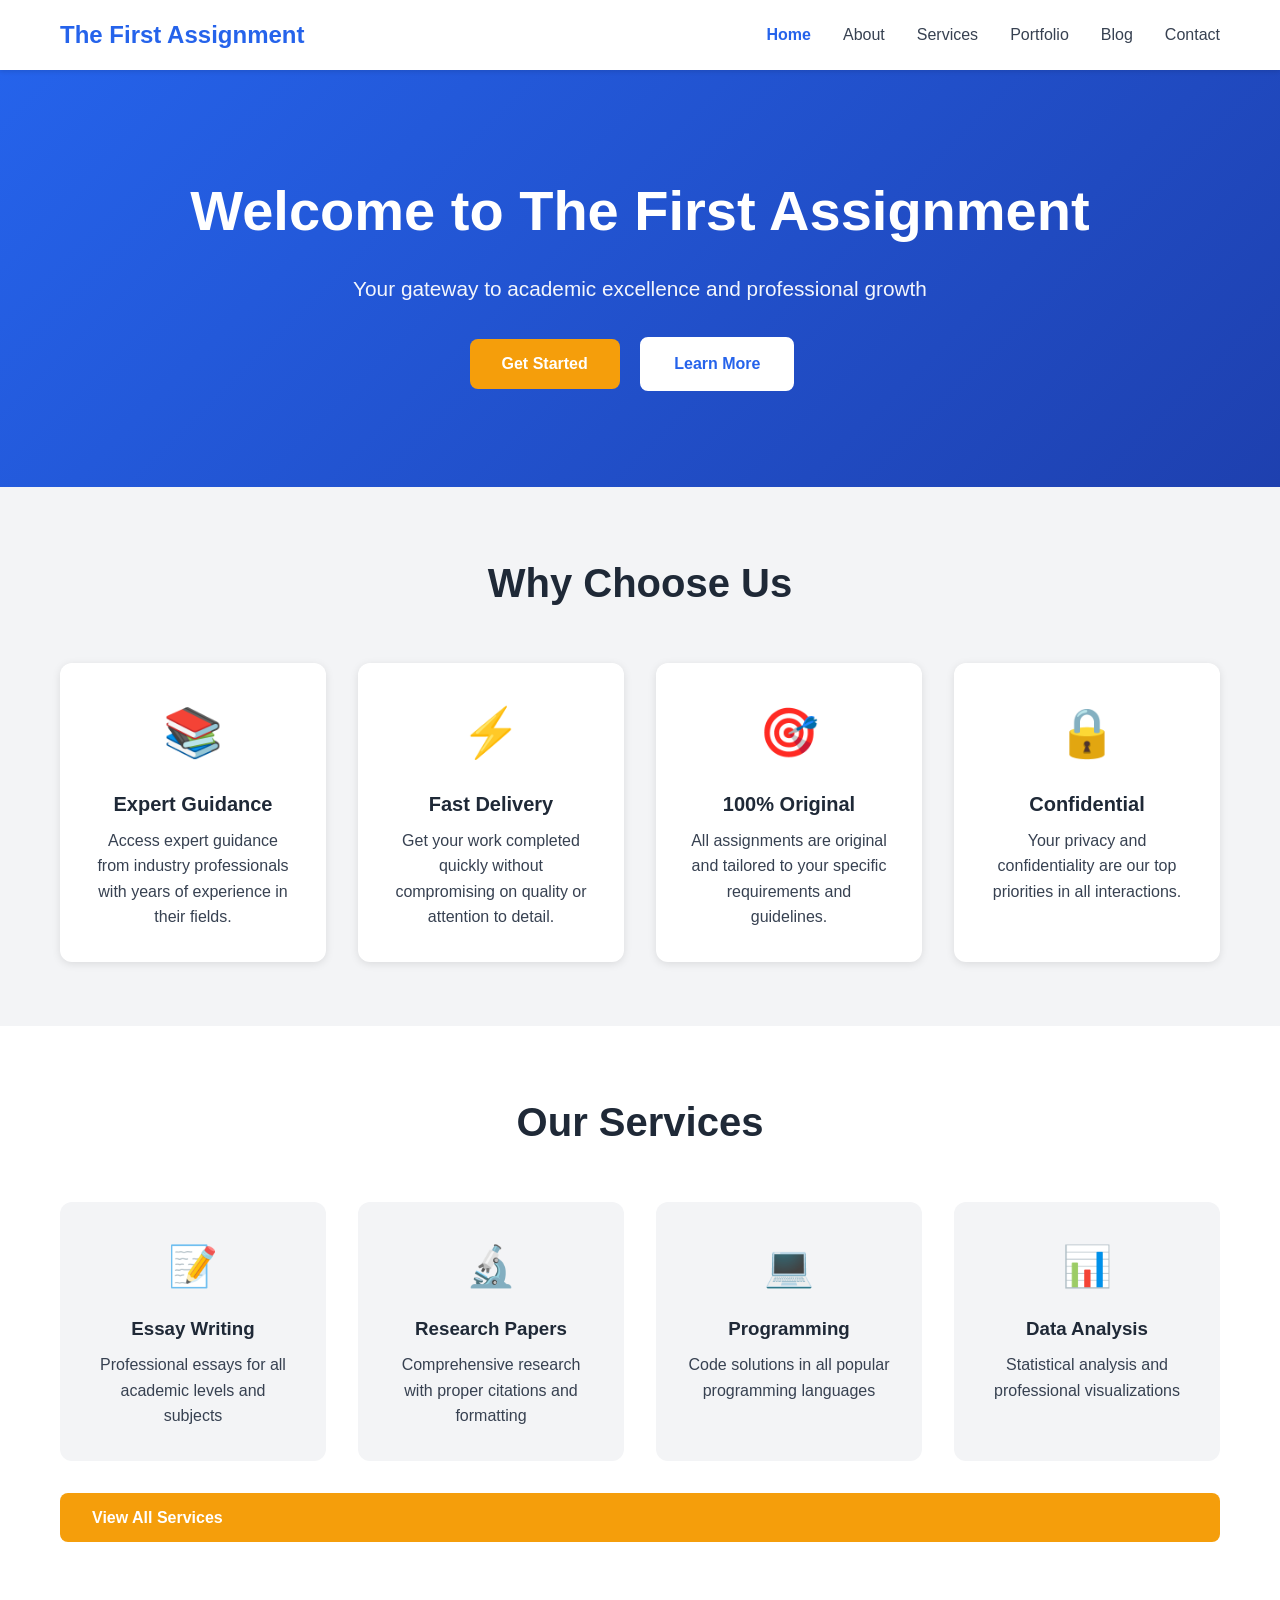
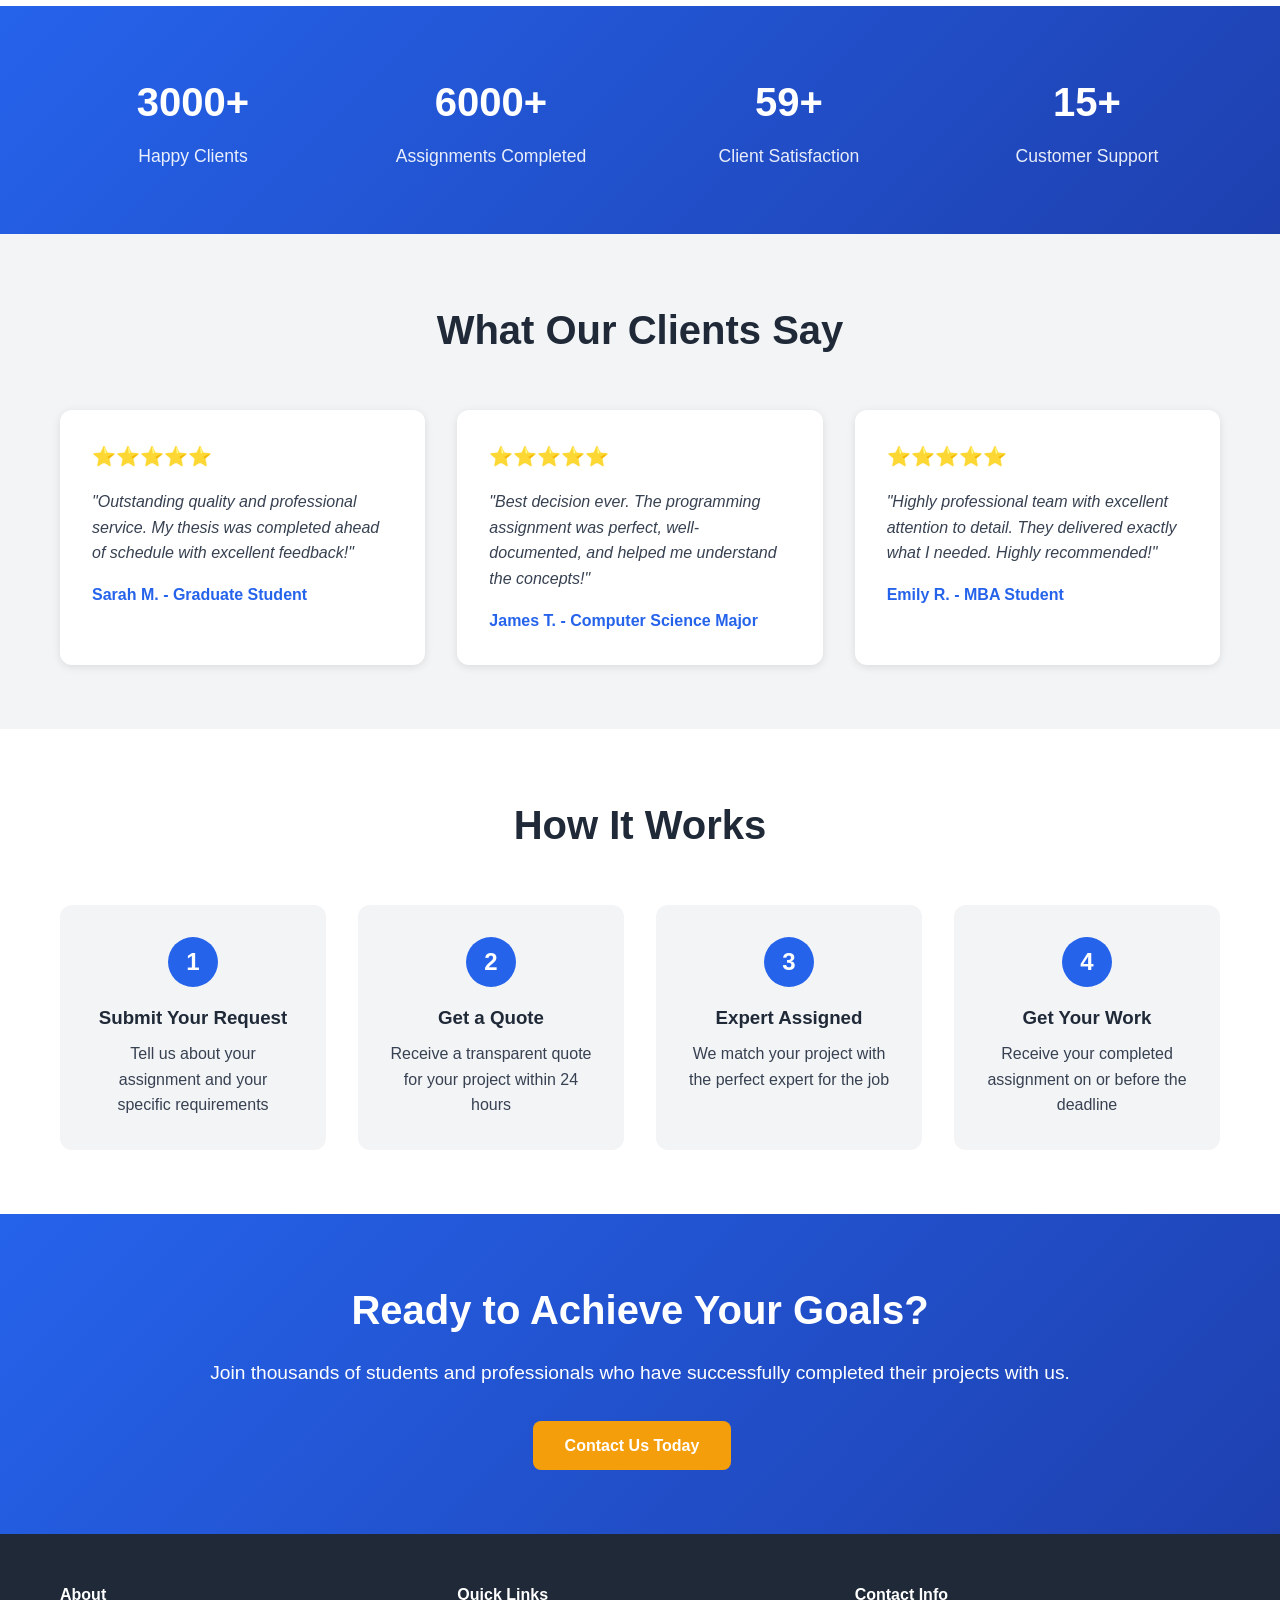
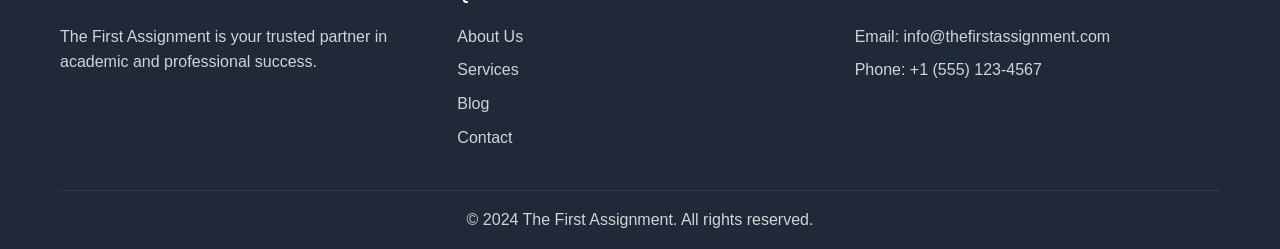
<file: index.html>
<!DOCTYPE html>
<html lang="en">
<head>
    <meta charset="UTF-8">
    <meta name="viewport" content="width=device-width, initial-scale=1.0">
    <title>The First Assignment - Professional Academic & Writing Services</title>
    <link rel="stylesheet" href="styles.css">
</head>
<body>
    <!-- Navigation -->
    <nav class="navbar">
        <div class="container">
            <div class="logo">
                <a href="index.html">The First Assignment</a>
            </div>
            <ul class="nav-links">
                <li><a href="index.html" class="active">Home</a></li>
                <li><a href="about.html">About</a></li>
                <li><a href="services.html">Services</a></li>
                <li><a href="portfolio.html">Portfolio</a></li>
                <li><a href="blog.html">Blog</a></li>
                <li><a href="contact.html">Contact</a></li>
            </ul>
        </div>
    </nav>

    <!-- Hero Section -->
    <header class="hero">
        <div class="hero-content">
            <h1>Welcome to The First Assignment</h1>
            <p>Your gateway to academic excellence and professional growth</p>
            <a href="services.html" class="btn btn-primary">Get Started</a>
            <a href="about.html" class="btn btn-secondary">Learn More</a>
        </div>
    </header>

    <!-- Features Section -->
    <section class="features">
        <div class="container">
            <h2>Why Choose Us</h2>
            <div class="features-grid">
                <div class="feature-card">
                    <div class="feature-icon">📚</div>
                    <h3>Expert Guidance</h3>
                    <p>Access expert guidance from industry professionals with years of experience in their fields.</p>
                </div>
                <div class="feature-card">
                    <div class="feature-icon">⚡</div>
                    <h3>Fast Delivery</h3>
                    <p>Get your work completed quickly without compromising on quality or attention to detail.</p>
                </div>
                <div class="feature-card">
                    <div class="feature-icon">🎯</div>
                    <h3>100% Original</h3>
                    <p>All assignments are original and tailored to your specific requirements and guidelines.</p>
                </div>
                <div class="feature-card">
                    <div class="feature-icon">🔒</div>
                    <h3>Confidential</h3>
                    <p>Your privacy and confidentiality are our top priorities in all interactions.</p>
                </div>
            </div>
        </div>
    </section>

    <!-- Services Preview Section -->
    <section class="services-preview">
        <div class="container">
            <h2>Our Services</h2>
            <div class="services-preview-grid">
                <div class="service-preview-card">
                    <div class="service-preview-icon">📝</div>
                    <h3>Essay Writing</h3>
                    <p>Professional essays for all academic levels and subjects</p>
                </div>
                <div class="service-preview-card">
                    <div class="service-preview-icon">🔬</div>
                    <h3>Research Papers</h3>
                    <p>Comprehensive research with proper citations and formatting</p>
                </div>
                <div class="service-preview-card">
                    <div class="service-preview-icon">💻</div>
                    <h3>Programming</h3>
                    <p>Code solutions in all popular programming languages</p>
                </div>
                <div class="service-preview-card">
                    <div class="service-preview-icon">📊</div>
                    <h3>Data Analysis</h3>
                    <p>Statistical analysis and professional visualizations</p>
                </div>
            </div>
            <a href="services.html" class="btn btn-primary">View All Services</a>
        </div>
    </section>

    <!-- Statistics Section -->
    <section class="stats">
        <div class="container">
            <div class="stats-grid">
                <div class="stat-card">
                    <h3>5000+</h3>
                    <p>Happy Clients</p>
                </div>
                <div class="stat-card">
                    <h3>10000+</h3>
                    <p>Assignments Completed</p>
                </div>
                <div class="stat-card">
                    <h3>98%</h3>
                    <p>Client Satisfaction</p>
                </div>
                <div class="stat-card">
                    <h3>24/7</h3>
                    <p>Customer Support</p>
                </div>
            </div>
        </div>
    </section>

    <!-- Testimonials Section -->
    <section class="testimonials">
        <div class="container">
            <h2>What Our Clients Say</h2>
            <div class="testimonials-grid">
                <div class="testimonial-card">
                    <div class="stars">⭐⭐⭐⭐⭐</div>
                    <p>"Outstanding quality and professional service. My thesis was completed ahead of schedule with excellent feedback!"</p>
                    <h4>Sarah M. - Graduate Student</h4>
                </div>
                <div class="testimonial-card">
                    <div class="stars">⭐⭐⭐⭐⭐</div>
                    <p>"Best decision ever. The programming assignment was perfect, well-documented, and helped me understand the concepts!"</p>
                    <h4>James T. - Computer Science Major</h4>
                </div>
                <div class="testimonial-card">
                    <div class="stars">⭐⭐⭐⭐⭐</div>
                    <p>"Highly professional team with excellent attention to detail. They delivered exactly what I needed. Highly recommended!"</p>
                    <h4>Emily R. - MBA Student</h4>
                </div>
            </div>
        </div>
    </section>

    <!-- How It Works Section -->
    <section class="how-it-works">
        <div class="container">
            <h2>How It Works</h2>
            <div class="process-grid">
                <div class="process-card">
                    <div class="process-number">1</div>
                    <h3>Submit Your Request</h3>
                    <p>Tell us about your assignment and your specific requirements</p>
                </div>
                <div class="process-card">
                    <div class="process-number">2</div>
                    <h3>Get a Quote</h3>
                    <p>Receive a transparent quote for your project within 24 hours</p>
                </div>
                <div class="process-card">
                    <div class="process-number">3</div>
                    <h3>Expert Assigned</h3>
                    <p>We match your project with the perfect expert for the job</p>
                </div>
                <div class="process-card">
                    <div class="process-number">4</div>
                    <h3>Get Your Work</h3>
                    <p>Receive your completed assignment on or before the deadline</p>
                </div>
            </div>
        </div>
    </section>

    <!-- CTA Section -->
    <section class="cta">
        <div class="container">
            <h2>Ready to Achieve Your Goals?</h2>
            <p>Join thousands of students and professionals who have successfully completed their projects with us.</p>
            <a href="contact.html" class="btn btn-primary">Contact Us Today</a>
        </div>
    </section>

    <!-- Footer -->
    <footer class="footer">
        <div class="container">
            <div class="footer-content">
                <div class="footer-section">
                    <h4>About</h4>
                    <p>The First Assignment is your trusted partner in academic and professional success.</p>
                </div>
                <div class="footer-section">
                    <h4>Quick Links</h4>
                    <ul>
                        <li><a href="about.html">About Us</a></li>
                        <li><a href="services.html">Services</a></li>
                        <li><a href="blog.html">Blog</a></li>
                        <li><a href="contact.html">Contact</a></li>
                    </ul>
                </div>
                <div class="footer-section">
                    <h4>Contact Info</h4>
                    <p>Email: info@thefirstassignment.com</p>
                    <p>Phone: +1 (555) 123-4567</p>
                </div>
            </div>
            <div class="footer-bottom">
                <p>&copy; 2024 The First Assignment. All rights reserved.</p>
            </div>
        </div>
    </footer>

    <script src="script.js"></script>
</body>
</html>
</file>
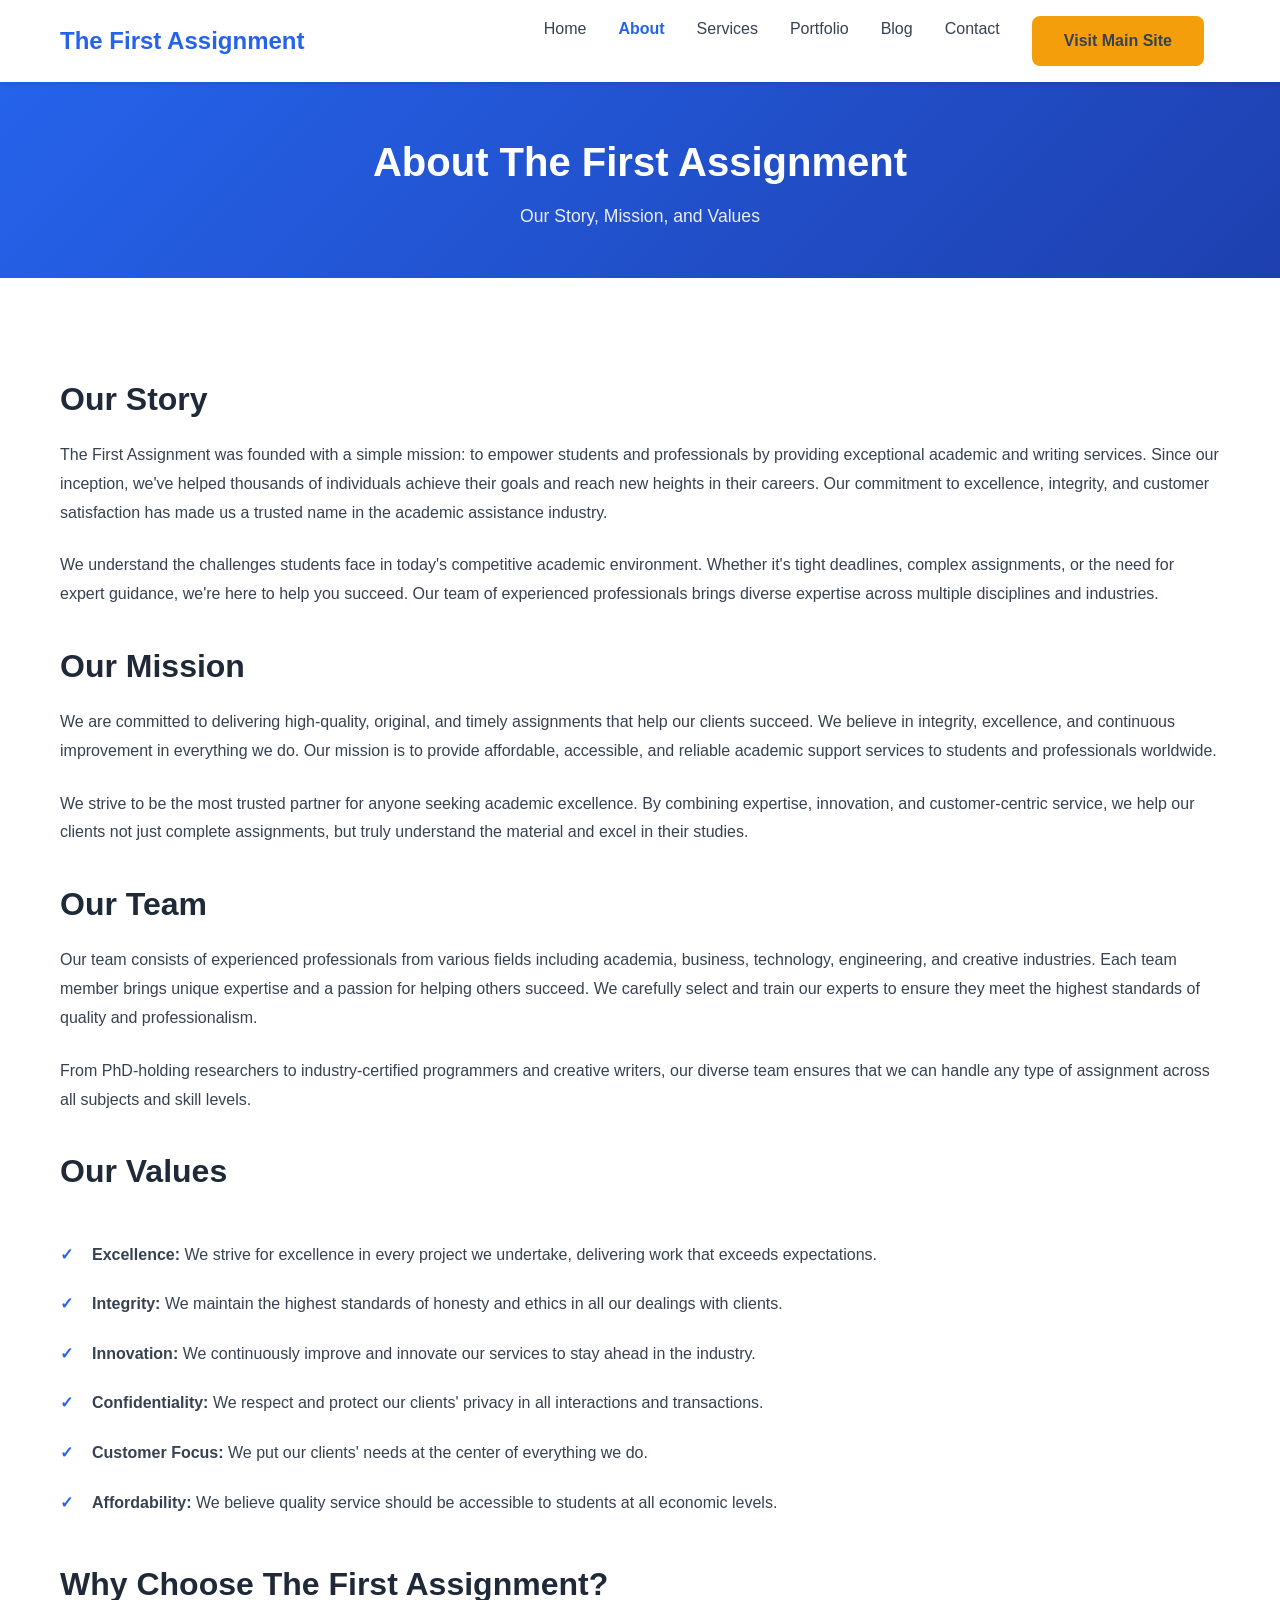
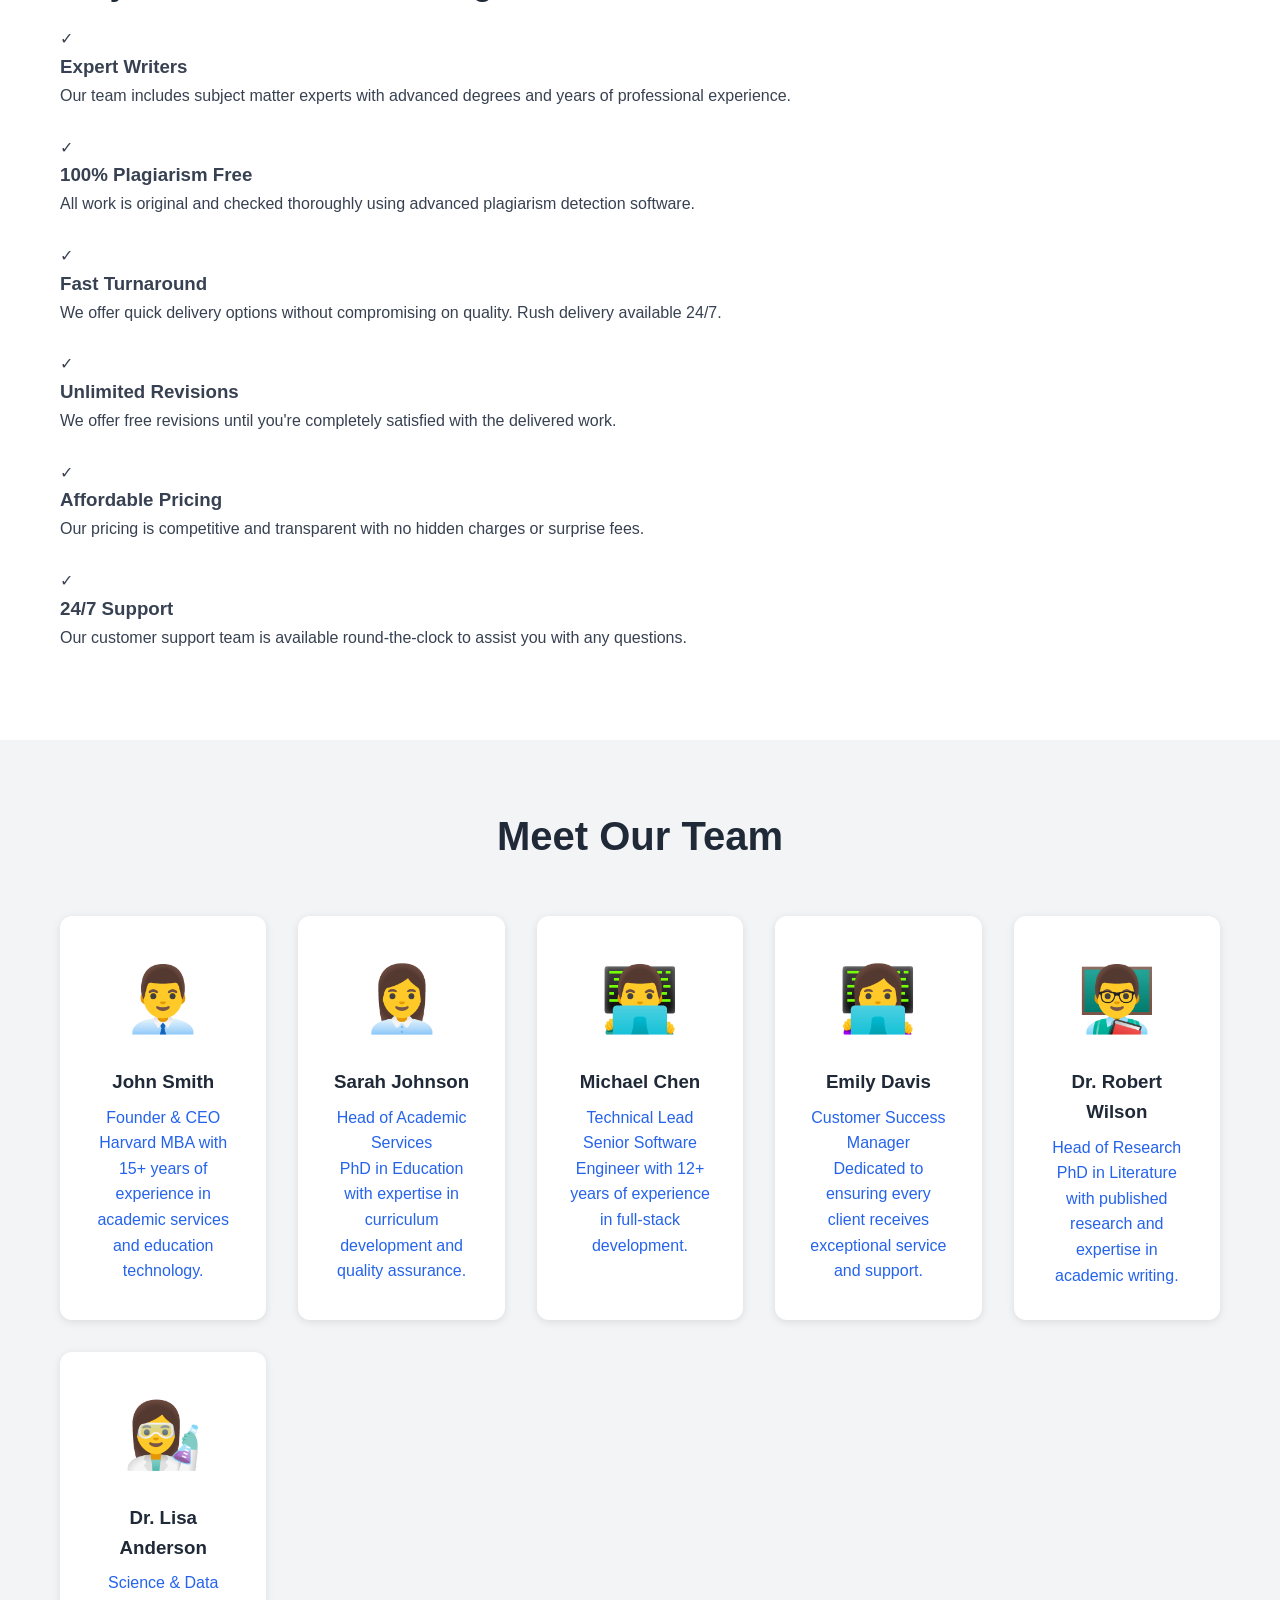
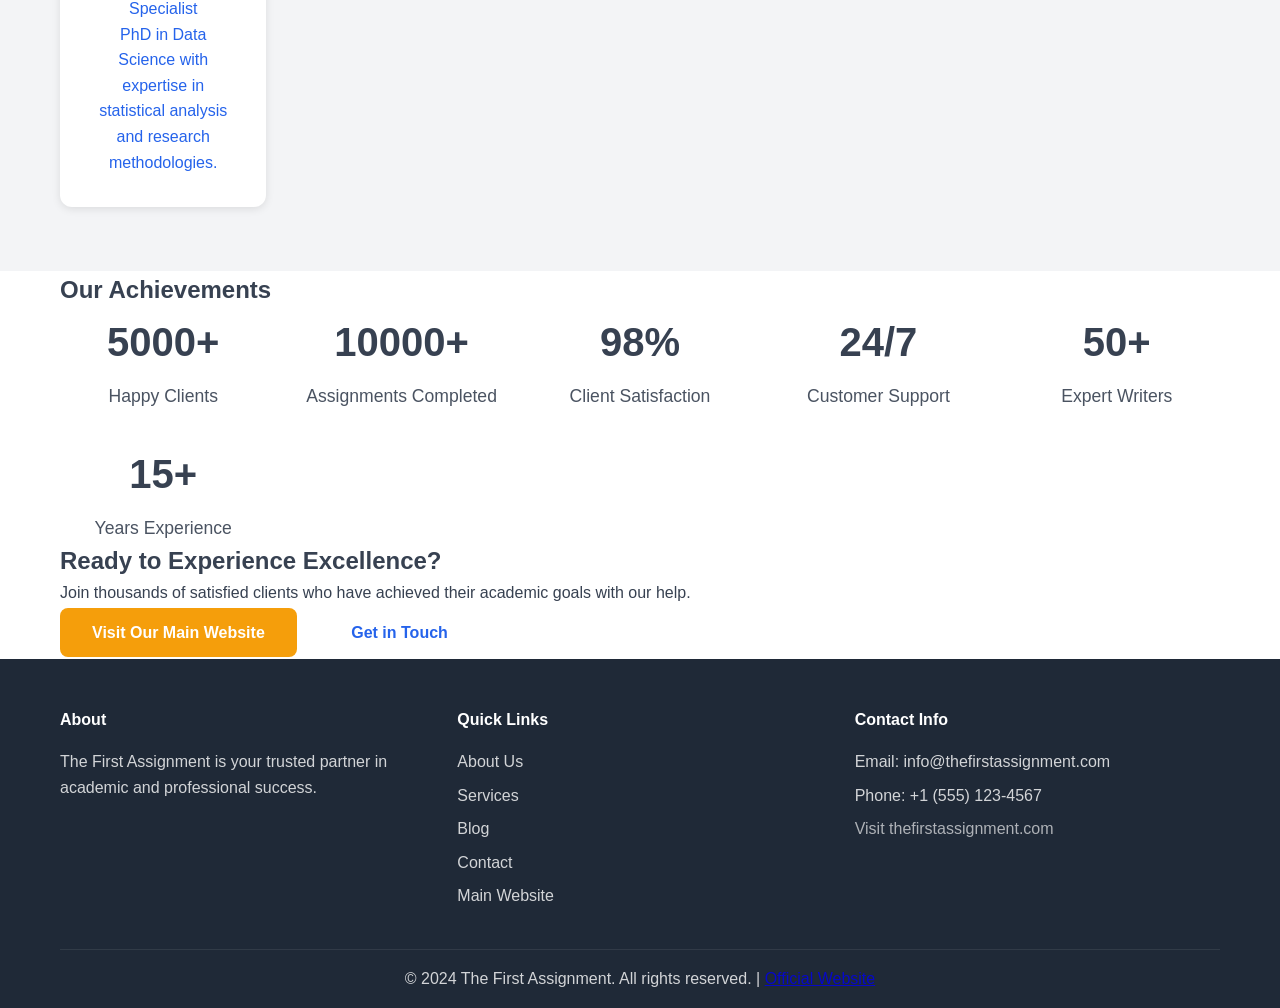
<file: about.html>
<!DOCTYPE html>
<html lang="en">
<head>
    <meta charset="UTF-8">
    <meta name="viewport" content="width=device-width, initial-scale=1.0">
    <title>About Us - The First Assignment</title>
    <link rel="stylesheet" href="styles.css">
</head>
<body>
    <!-- Navigation -->
    <nav class="navbar">
        <div class="container">
            <div class="logo">
                <a href="index.html">The First Assignment</a>
            </div>
            <ul class="nav-links">
                <li><a href="index.html">Home</a></li>
                <li><a href="about.html" class="active">About</a></li>
                <li><a href="services.html">Services</a></li>
                <li><a href="portfolio.html">Portfolio</a></li>
                <li><a href="blog.html">Blog</a></li>
                <li><a href="contact.html">Contact</a></li>
                <li><a href="https://thefirstassignment.com/" target="_blank" class="btn btn-primary">Visit Main Site</a></li>
            </ul>
        </div>
    </nav>

    <!-- Page Header -->
    <header class="page-header">
        <div class="container">
            <h1>About The First Assignment</h1>
            <p>Our Story, Mission, and Values</p>
        </div>
    </header>

    <!-- About Content -->
    <section class="about-section">
        <div class="container">
            <div class="about-content">
                <h2>Our Story</h2>
                <p>The First Assignment was founded with a simple mission: to empower students and professionals by providing exceptional academic and writing services. Since our inception, we've helped thousands of individuals achieve their goals and reach new heights in their careers. Our commitment to excellence, integrity, and customer satisfaction has made us a trusted name in the academic assistance industry.</p>
                
                <p>We understand the challenges students face in today's competitive academic environment. Whether it's tight deadlines, complex assignments, or the need for expert guidance, we're here to help you succeed. Our team of experienced professionals brings diverse expertise across multiple disciplines and industries.</p>

                <h2>Our Mission</h2>
                <p>We are committed to delivering high-quality, original, and timely assignments that help our clients succeed. We believe in integrity, excellence, and continuous improvement in everything we do. Our mission is to provide affordable, accessible, and reliable academic support services to students and professionals worldwide.</p>

                <p>We strive to be the most trusted partner for anyone seeking academic excellence. By combining expertise, innovation, and customer-centric service, we help our clients not just complete assignments, but truly understand the material and excel in their studies.</p>

                <h2>Our Team</h2>
                <p>Our team consists of experienced professionals from various fields including academia, business, technology, engineering, and creative industries. Each team member brings unique expertise and a passion for helping others succeed. We carefully select and train our experts to ensure they meet the highest standards of quality and professionalism.</p>

                <p>From PhD-holding researchers to industry-certified programmers and creative writers, our diverse team ensures that we can handle any type of assignment across all subjects and skill levels.</p>

                <h2>Our Values</h2>
                <ul class="values-list">
                    <li><strong>Excellence:</strong> We strive for excellence in every project we undertake, delivering work that exceeds expectations.</li>
                    <li><strong>Integrity:</strong> We maintain the highest standards of honesty and ethics in all our dealings with clients.</li>
                    <li><strong>Innovation:</strong> We continuously improve and innovate our services to stay ahead in the industry.</li>
                    <li><strong>Confidentiality:</strong> We respect and protect our clients' privacy in all interactions and transactions.</li>
                    <li><strong>Customer Focus:</strong> We put our clients' needs at the center of everything we do.</li>
                    <li><strong>Affordability:</strong> We believe quality service should be accessible to students at all economic levels.</li>
                </ul>

                <h2>Why Choose The First Assignment?</h2>
                <div class="why-choose-grid">
                    <div class="why-choose-card">
                        <div class="why-icon">✓</div>
                        <h3>Expert Writers</h3>
                        <p>Our team includes subject matter experts with advanced degrees and years of professional experience.</p>
                    </div>
                    <div class="why-choose-card">
                        <div class="why-icon">✓</div>
                        <h3>100% Plagiarism Free</h3>
                        <p>All work is original and checked thoroughly using advanced plagiarism detection software.</p>
                    </div>
                    <div class="why-choose-card">
                        <div class="why-icon">✓</div>
                        <h3>Fast Turnaround</h3>
                        <p>We offer quick delivery options without compromising on quality. Rush delivery available 24/7.</p>
                    </div>
                    <div class="why-choose-card">
                        <div class="why-icon">✓</div>
                        <h3>Unlimited Revisions</h3>
                        <p>We offer free revisions until you're completely satisfied with the delivered work.</p>
                    </div>
                    <div class="why-choose-card">
                        <div class="why-icon">✓</div>
                        <h3>Affordable Pricing</h3>
                        <p>Our pricing is competitive and transparent with no hidden charges or surprise fees.</p>
                    </div>
                    <div class="why-choose-card">
                        <div class="why-icon">✓</div>
                        <h3>24/7 Support</h3>
                        <p>Our customer support team is available round-the-clock to assist you with any questions.</p>
                    </div>
                </div>
            </div>
        </div>
    </section>

    <!-- Team Section -->
    <section class="team-section">
        <div class="container">
            <h2>Meet Our Team</h2>
            <div class="team-grid">
                <div class="team-member">
                    <div class="member-image">👨‍💼</div>
                    <h3>John Smith</h3>
                    <p class="role">Founder & CEO</p>
                    <p class="bio">Harvard MBA with 15+ years of experience in academic services and education technology.</p>
                </div>
                <div class="team-member">
                    <div class="member-image">👩‍💼</div>
                    <h3>Sarah Johnson</h3>
                    <p class="role">Head of Academic Services</p>
                    <p class="bio">PhD in Education with expertise in curriculum development and quality assurance.</p>
                </div>
                <div class="team-member">
                    <div class="member-image">👨‍💻</div>
                    <h3>Michael Chen</h3>
                    <p class="role">Technical Lead</p>
                    <p class="bio">Senior Software Engineer with 12+ years of experience in full-stack development.</p>
                </div>
                <div class="team-member">
                    <div class="member-image">👩‍💻</div>
                    <h3>Emily Davis</h3>
                    <p class="role">Customer Success Manager</p>
                    <p class="bio">Dedicated to ensuring every client receives exceptional service and support.</p>
                </div>
                <div class="team-member">
                    <div class="member-image">👨‍🏫</div>
                    <h3>Dr. Robert Wilson</h3>
                    <p class="role">Head of Research</p>
                    <p class="bio">PhD in Literature with published research and expertise in academic writing.</p>
                </div>
                <div class="team-member">
                    <div class="member-image">👩‍🔬</div>
                    <h3>Dr. Lisa Anderson</h3>
                    <p class="role">Science & Data Specialist</p>
                    <p class="bio">PhD in Data Science with expertise in statistical analysis and research methodologies.</p>
                </div>
            </div>
        </div>
    </section>

    <!-- Statistics Section -->
    <section class="stats-section">
        <div class="container">
            <h2>Our Achievements</h2>
            <div class="stats-grid">
                <div class="stat-card">
                    <h3>5000+</h3>
                    <p>Happy Clients</p>
                </div>
                <div class="stat-card">
                    <h3>10000+</h3>
                    <p>Assignments Completed</p>
                </div>
                <div class="stat-card">
                    <h3>98%</h3>
                    <p>Client Satisfaction</p>
                </div>
                <div class="stat-card">
                    <h3>24/7</h3>
                    <p>Customer Support</p>
                </div>
                <div class="stat-card">
                    <h3>50+</h3>
                    <p>Expert Writers</p>
                </div>
                <div class="stat-card">
                    <h3>15+</h3>
                    <p>Years Experience</p>
                </div>
            </div>
        </div>
    </section>

    <!-- CTA Section -->
    <section class="cta-section">
        <div class="container">
            <h2>Ready to Experience Excellence?</h2>
            <p>Join thousands of satisfied clients who have achieved their academic goals with our help.</p>
            <div class="cta-buttons">
                <a href="https://thefirstassignment.com/" target="_blank" class="btn btn-primary">Visit Our Main Website</a>
                <a href="contact.html" class="btn btn-secondary">Get in Touch</a>
            </div>
        </div>
    </section>

    <!-- Footer -->
    <footer class="footer">
        <div class="container">
            <div class="footer-content">
                <div class="footer-section">
                    <h4>About</h4>
                    <p>The First Assignment is your trusted partner in academic and professional success.</p>
                </div>
                <div class="footer-section">
                    <h4>Quick Links</h4>
                    <ul>
                        <li><a href="about.html">About Us</a></li>
                        <li><a href="services.html">Services</a></li>
                        <li><a href="blog.html">Blog</a></li>
                        <li><a href="contact.html">Contact</a></li>
                        <li><a href="https://thefirstassignment.com/" target="_blank">Main Website</a></li>
                    </ul>
                </div>
                <div class="footer-section">
                    <h4>Contact Info</h4>
                    <p>Email: info@thefirstassignment.com</p>
                    <p>Phone: +1 (555) 123-4567</p>
                    <p><a href="https://thefirstassignment.com/" target="_blank">Visit thefirstassignment.com</a></p>
                </div>
            </div>
            <div class="footer-bottom">
                <p>&copy; 2024 The First Assignment. All rights reserved. | <a href="https://thefirstassignment.com/" target="_blank">Official Website</a></p>
            </div>
        </div>
    </footer>

    <script src="script.js"></script>
</body>
</html>
</file>
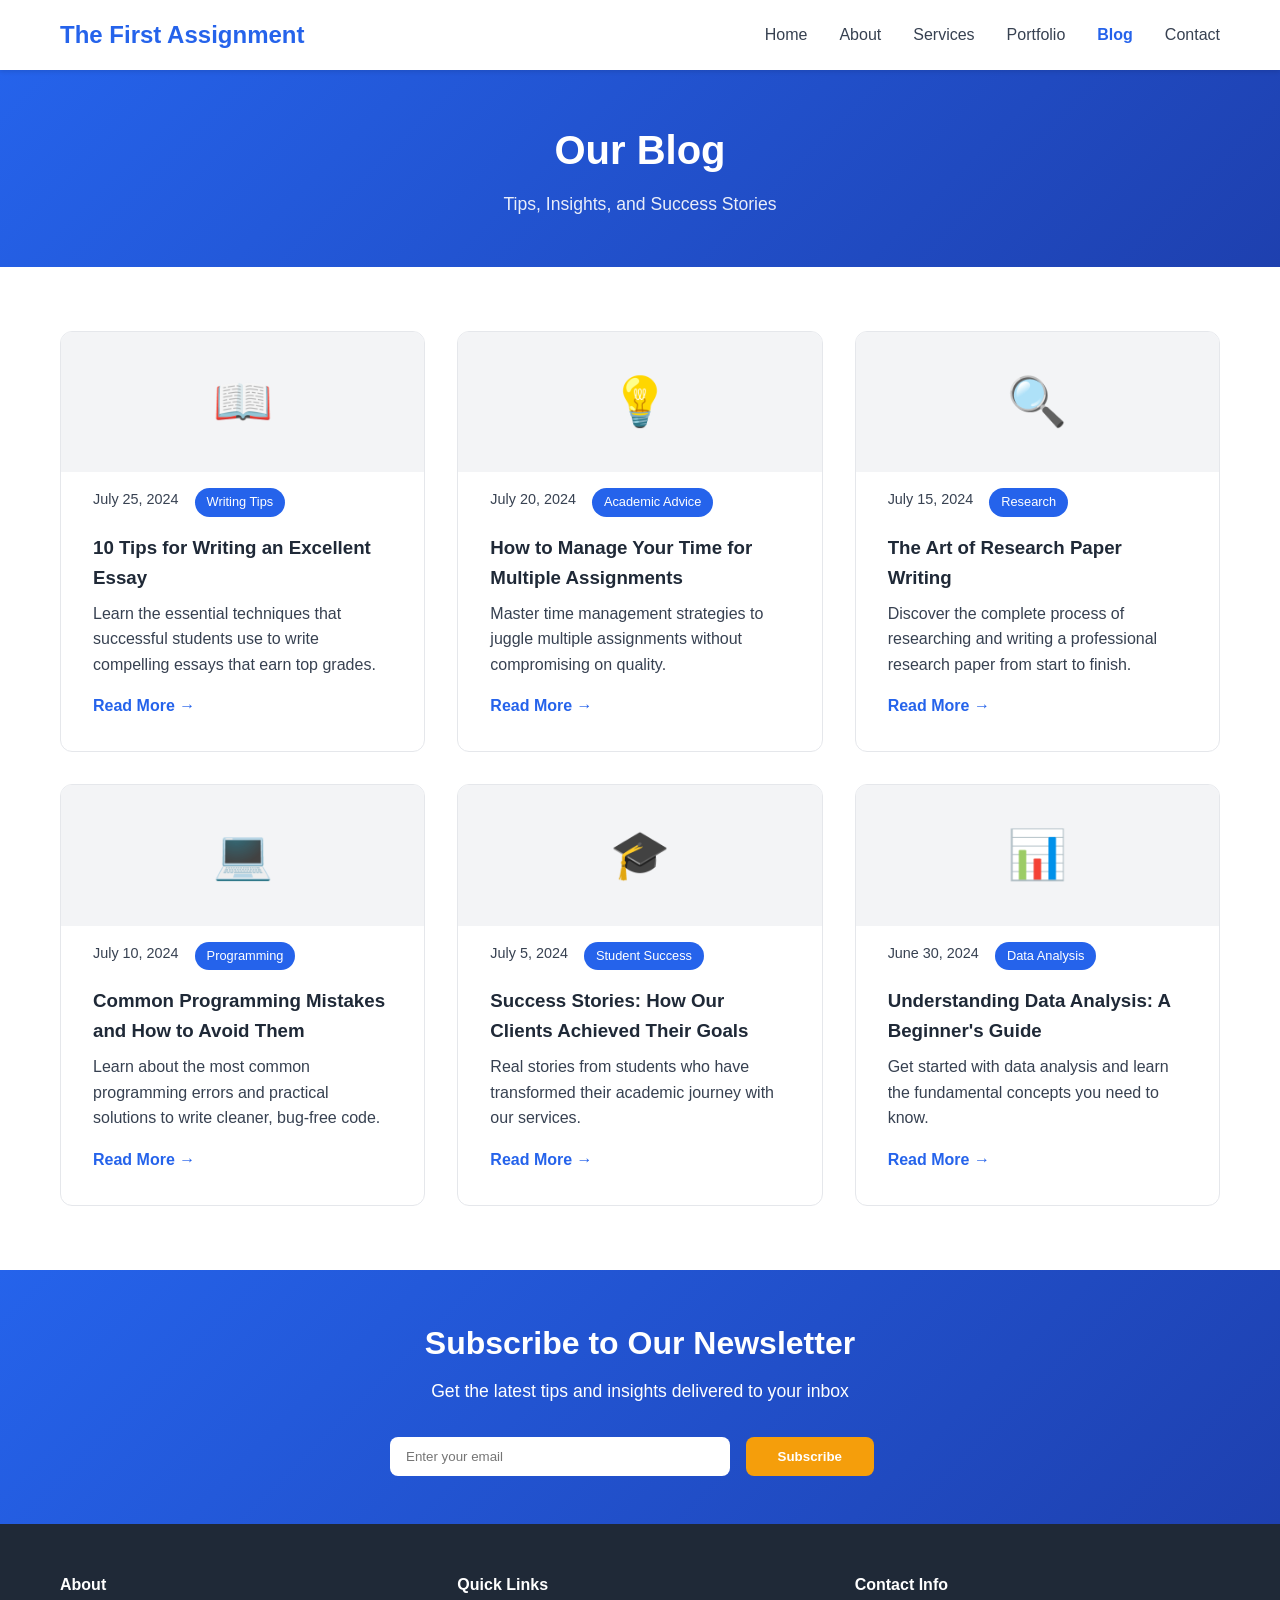
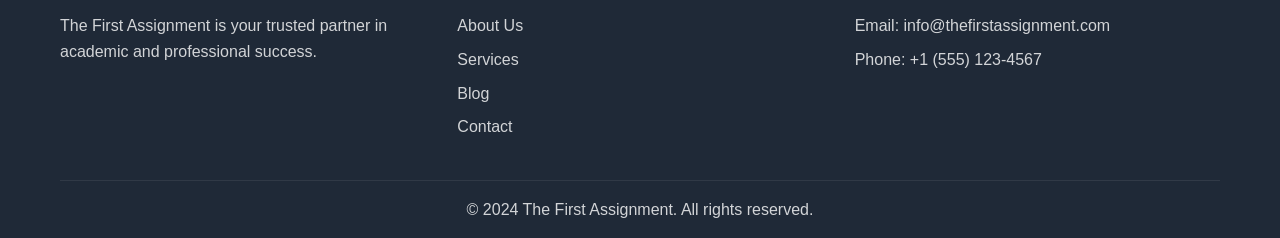
<file: blog.html>
<!DOCTYPE html>
<html lang="en">
<head>
    <meta charset="UTF-8">
    <meta name="viewport" content="width=device-width, initial-scale=1.0">
    <title>Blog - The First Assignment</title>
    <link rel="stylesheet" href="styles.css">
</head>
<body>
    <!-- Navigation -->
    <nav class="navbar">
        <div class="container">
            <div class="logo">
                <a href="index.html">The First Assignment</a>
            </div>
            <ul class="nav-links">
                <li><a href="index.html">Home</a></li>
                <li><a href="about.html">About</a></li>
                <li><a href="services.html">Services</a></li>
                <li><a href="portfolio.html">Portfolio</a></li>
                <li><a href="blog.html" class="active">Blog</a></li>
                <li><a href="contact.html">Contact</a></li>
            </ul>
        </div>
    </nav>

    <!-- Page Header -->
    <header class="page-header">
        <div class="container">
            <h1>Our Blog</h1>
            <p>Tips, Insights, and Success Stories</p>
        </div>
    </header>

    <!-- Blog Posts Section -->
    <section class="blog-section">
        <div class="container">
            <div class="blog-grid">
                <article class="blog-post">
                    <div class="blog-image">📖</div>
                    <div class="blog-meta">
                        <span class="blog-date">July 25, 2024</span>
                        <span class="blog-category">Writing Tips</span>
                    </div>
                    <h3>10 Tips for Writing an Excellent Essay</h3>
                    <p>Learn the essential techniques that successful students use to write compelling essays that earn top grades.</p>
                    <a href="#" class="read-more">Read More →</a>
                </article>

                <article class="blog-post">
                    <div class="blog-image">💡</div>
                    <div class="blog-meta">
                        <span class="blog-date">July 20, 2024</span>
                        <span class="blog-category">Academic Advice</span>
                    </div>
                    <h3>How to Manage Your Time for Multiple Assignments</h3>
                    <p>Master time management strategies to juggle multiple assignments without compromising on quality.</p>
                    <a href="#" class="read-more">Read More →</a>
                </article>

                <article class="blog-post">
                    <div class="blog-image">🔍</div>
                    <div class="blog-meta">
                        <span class="blog-date">July 15, 2024</span>
                        <span class="blog-category">Research</span>
                    </div>
                    <h3>The Art of Research Paper Writing</h3>
                    <p>Discover the complete process of researching and writing a professional research paper from start to finish.</p>
                    <a href="#" class="read-more">Read More →</a>
                </article>

                <article class="blog-post">
                    <div class="blog-image">💻</div>
                    <div class="blog-meta">
                        <span class="blog-date">July 10, 2024</span>
                        <span class="blog-category">Programming</span>
                    </div>
                    <h3>Common Programming Mistakes and How to Avoid Them</h3>
                    <p>Learn about the most common programming errors and practical solutions to write cleaner, bug-free code.</p>
                    <a href="#" class="read-more">Read More →</a>
                </article>

                <article class="blog-post">
                    <div class="blog-image">🎓</div>
                    <div class="blog-meta">
                        <span class="blog-date">July 5, 2024</span>
                        <span class="blog-category">Student Success</span>
                    </div>
                    <h3>Success Stories: How Our Clients Achieved Their Goals</h3>
                    <p>Real stories from students who have transformed their academic journey with our services.</p>
                    <a href="#" class="read-more">Read More →</a>
                </article>

                <article class="blog-post">
                    <div class="blog-image">📊</div>
                    <div class="blog-meta">
                        <span class="blog-date">June 30, 2024</span>
                        <span class="blog-category">Data Analysis</span>
                    </div>
                    <h3>Understanding Data Analysis: A Beginner's Guide</h3>
                    <p>Get started with data analysis and learn the fundamental concepts you need to know.</p>
                    <a href="#" class="read-more">Read More →</a>
                </article>
            </div>
        </div>
    </section>

    <!-- Newsletter Section -->
    <section class="newsletter">
        <div class="container">
            <h2>Subscribe to Our Newsletter</h2>
            <p>Get the latest tips and insights delivered to your inbox</p>
            <form class="newsletter-form">
                <input type="email" placeholder="Enter your email" required>
                <button type="submit" class="btn btn-primary">Subscribe</button>
            </form>
        </div>
    </section>

    <!-- Footer -->
    <footer class="footer">
        <div class="container">
            <div class="footer-content">
                <div class="footer-section">
                    <h4>About</h4>
                    <p>The First Assignment is your trusted partner in academic and professional success.</p>
                </div>
                <div class="footer-section">
                    <h4>Quick Links</h4>
                    <ul>
                        <li><a href="about.html">About Us</a></li>
                        <li><a href="services.html">Services</a></li>
                        <li><a href="blog.html">Blog</a></li>
                        <li><a href="contact.html">Contact</a></li>
                    </ul>
                </div>
                <div class="footer-section">
                    <h4>Contact Info</h4>
                    <p>Email: info@thefirstassignment.com</p>
                    <p>Phone: +1 (555) 123-4567</p>
                </div>
            </div>
            <div class="footer-bottom">
                <p>&copy; 2024 The First Assignment. All rights reserved.</p>
            </div>
        </div>
    </footer>

    <script src="script.js"></script>
</body>
</html>
</file>
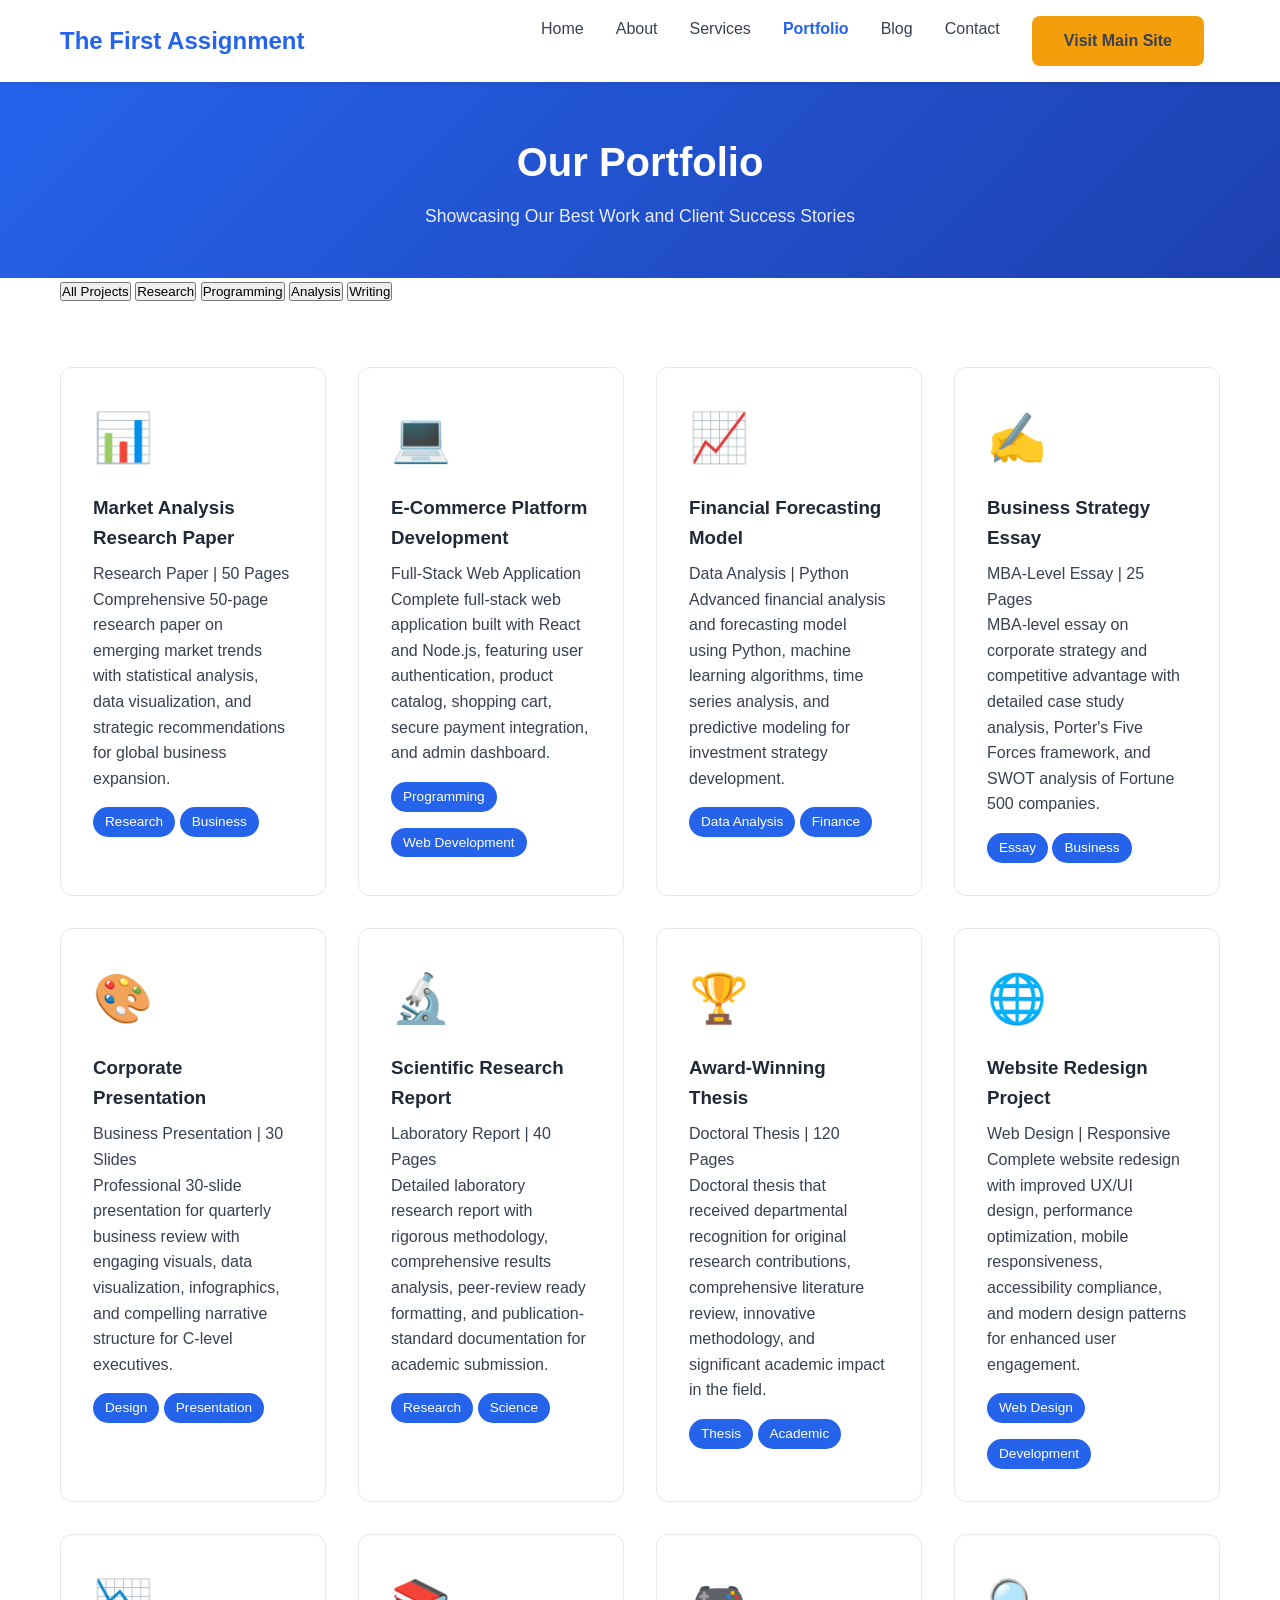
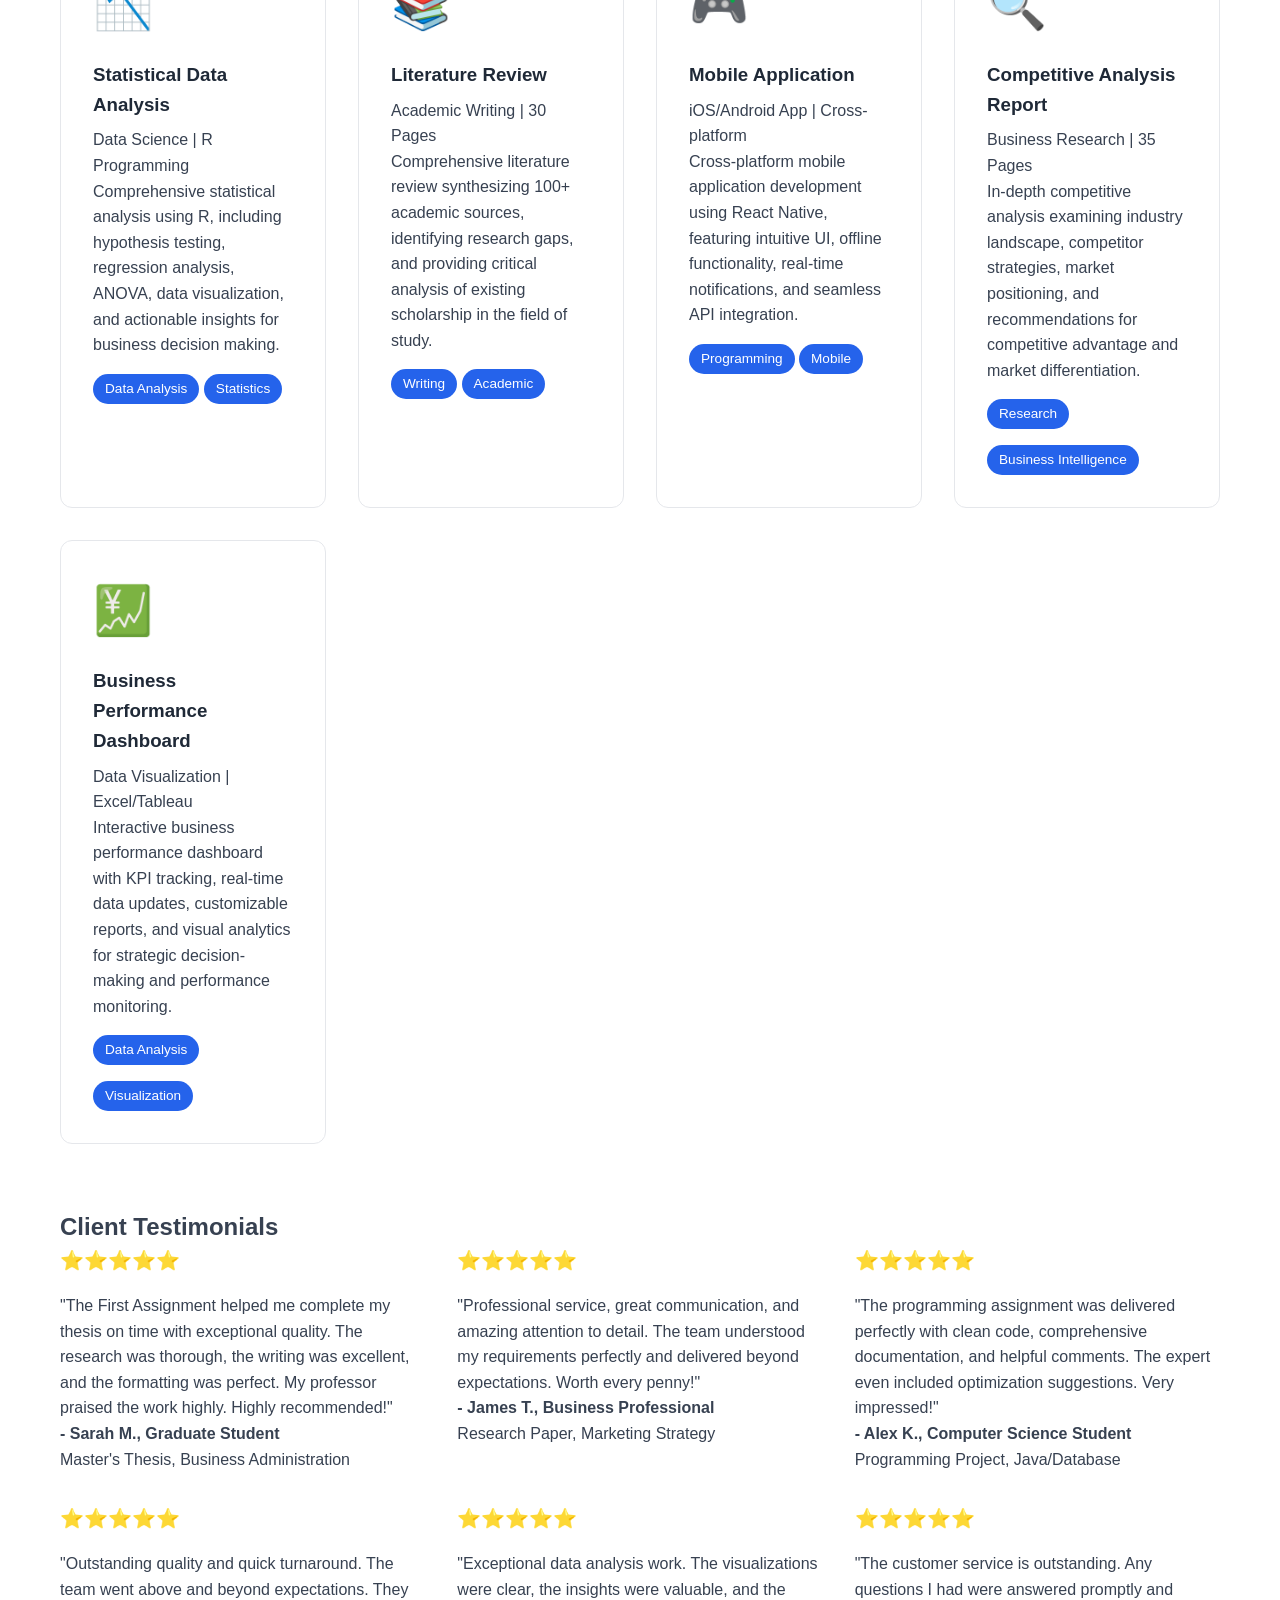
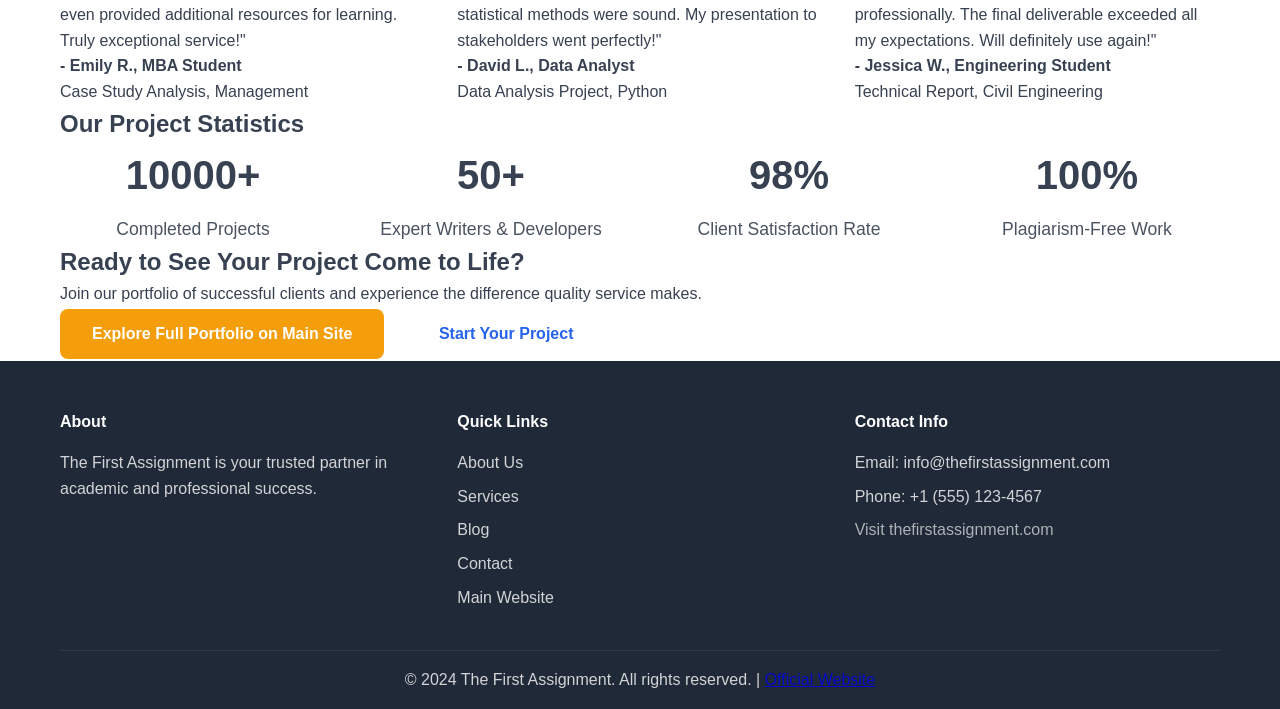
<file: portfolio.html>
<!DOCTYPE html>
<html lang="en">
<head>
    <meta charset="UTF-8">
    <meta name="viewport" content="width=device-width, initial-scale=1.0">
    <title>Portfolio - The First Assignment</title>
    <link rel="stylesheet" href="styles.css">
</head>
<body>
    <!-- Navigation -->
    <nav class="navbar">
        <div class="container">
            <div class="logo">
                <a href="index.html">The First Assignment</a>
            </div>
            <ul class="nav-links">
                <li><a href="index.html">Home</a></li>
                <li><a href="about.html">About</a></li>
                <li><a href="services.html">Services</a></li>
                <li><a href="portfolio.html" class="active">Portfolio</a></li>
                <li><a href="blog.html">Blog</a></li>
                <li><a href="contact.html">Contact</a></li>
                <li><a href="https://thefirstassignment.com/" target="_blank" class="btn btn-primary">Visit Main Site</a></li>
            </ul>
        </div>
    </nav>

    <!-- Page Header -->
    <header class="page-header">
        <div class="container">
            <h1>Our Portfolio</h1>
            <p>Showcasing Our Best Work and Client Success Stories</p>
        </div>
    </header>

    <!-- Filter Section -->
    <section class="filter-section">
        <div class="container">
            <div class="filter-buttons">
                <button class="filter-btn active" data-filter="all">All Projects</button>
                <button class="filter-btn" data-filter="research">Research</button>
                <button class="filter-btn" data-filter="programming">Programming</button>
                <button class="filter-btn" data-filter="analysis">Analysis</button>
                <button class="filter-btn" data-filter="writing">Writing</button>
            </div>
        </div>
    </section>

    <!-- Portfolio Content -->
    <section class="portfolio-section">
        <div class="container">
            <div class="portfolio-grid">
                <div class="portfolio-item" data-category="research">
                    <div class="portfolio-image">📊</div>
                    <div class="portfolio-content">
                        <h3>Market Analysis Research Paper</h3>
                        <p class="project-type">Research Paper | 50 Pages</p>
                        <p>Comprehensive 50-page research paper on emerging market trends with statistical analysis, data visualization, and strategic recommendations for global business expansion.</p>
                        <span class="tag">Research</span>
                        <span class="tag">Business</span>
                    </div>
                </div>

                <div class="portfolio-item" data-category="programming">
                    <div class="portfolio-image">💻</div>
                    <div class="portfolio-content">
                        <h3>E-Commerce Platform Development</h3>
                        <p class="project-type">Full-Stack Web Application</p>
                        <p>Complete full-stack web application built with React and Node.js, featuring user authentication, product catalog, shopping cart, secure payment integration, and admin dashboard.</p>
                        <span class="tag">Programming</span>
                        <span class="tag">Web Development</span>
                    </div>
                </div>

                <div class="portfolio-item" data-category="analysis">
                    <div class="portfolio-image">📈</div>
                    <div class="portfolio-content">
                        <h3>Financial Forecasting Model</h3>
                        <p class="project-type">Data Analysis | Python</p>
                        <p>Advanced financial analysis and forecasting model using Python, machine learning algorithms, time series analysis, and predictive modeling for investment strategy development.</p>
                        <span class="tag">Data Analysis</span>
                        <span class="tag">Finance</span>
                    </div>
                </div>

                <div class="portfolio-item" data-category="writing">
                    <div class="portfolio-image">✍️</div>
                    <div class="portfolio-content">
                        <h3>Business Strategy Essay</h3>
                        <p class="project-type">MBA-Level Essay | 25 Pages</p>
                        <p>MBA-level essay on corporate strategy and competitive advantage with detailed case study analysis, Porter's Five Forces framework, and SWOT analysis of Fortune 500 companies.</p>
                        <span class="tag">Essay</span>
                        <span class="tag">Business</span>
                    </div>
                </div>

                <div class="portfolio-item" data-category="writing">
                    <div class="portfolio-image">🎨</div>
                    <div class="portfolio-content">
                        <h3>Corporate Presentation</h3>
                        <p class="project-type">Business Presentation | 30 Slides</p>
                        <p>Professional 30-slide presentation for quarterly business review with engaging visuals, data visualization, infographics, and compelling narrative structure for C-level executives.</p>
                        <span class="tag">Design</span>
                        <span class="tag">Presentation</span>
                    </div>
                </div>

                <div class="portfolio-item" data-category="research">
                    <div class="portfolio-image">🔬</div>
                    <div class="portfolio-content">
                        <h3>Scientific Research Report</h3>
                        <p class="project-type">Laboratory Report | 40 Pages</p>
                        <p>Detailed laboratory research report with rigorous methodology, comprehensive results analysis, peer-review ready formatting, and publication-standard documentation for academic submission.</p>
                        <span class="tag">Research</span>
                        <span class="tag">Science</span>
                    </div>
                </div>

                <div class="portfolio-item" data-category="research">
                    <div class="portfolio-image">🏆</div>
                    <div class="portfolio-content">
                        <h3>Award-Winning Thesis</h3>
                        <p class="project-type">Doctoral Thesis | 120 Pages</p>
                        <p>Doctoral thesis that received departmental recognition for original research contributions, comprehensive literature review, innovative methodology, and significant academic impact in the field.</p>
                        <span class="tag">Thesis</span>
                        <span class="tag">Academic</span>
                    </div>
                </div>

                <div class="portfolio-item" data-category="programming">
                    <div class="portfolio-image">🌐</div>
                    <div class="portfolio-content">
                        <h3>Website Redesign Project</h3>
                        <p class="project-type">Web Design | Responsive</p>
                        <p>Complete website redesign with improved UX/UI design, performance optimization, mobile responsiveness, accessibility compliance, and modern design patterns for enhanced user engagement.</p>
                        <span class="tag">Web Design</span>
                        <span class="tag">Development</span>
                    </div>
                </div>

                <div class="portfolio-item" data-category="analysis">
                    <div class="portfolio-image">📉</div>
                    <div class="portfolio-content">
                        <h3>Statistical Data Analysis</h3>
                        <p class="project-type">Data Science | R Programming</p>
                        <p>Comprehensive statistical analysis using R, including hypothesis testing, regression analysis, ANOVA, data visualization, and actionable insights for business decision making.</p>
                        <span class="tag">Data Analysis</span>
                        <span class="tag">Statistics</span>
                    </div>
                </div>

                <div class="portfolio-item" data-category="writing">
                    <div class="portfolio-image">📚</div>
                    <div class="portfolio-content">
                        <h3>Literature Review</h3>
                        <p class="project-type">Academic Writing | 30 Pages</p>
                        <p>Comprehensive literature review synthesizing 100+ academic sources, identifying research gaps, and providing critical analysis of existing scholarship in the field of study.</p>
                        <span class="tag">Writing</span>
                        <span class="tag">Academic</span>
                    </div>
                </div>

                <div class="portfolio-item" data-category="programming">
                    <div class="portfolio-image">🎮</div>
                    <div class="portfolio-content">
                        <h3>Mobile Application</h3>
                        <p class="project-type">iOS/Android App | Cross-platform</p>
                        <p>Cross-platform mobile application development using React Native, featuring intuitive UI, offline functionality, real-time notifications, and seamless API integration.</p>
                        <span class="tag">Programming</span>
                        <span class="tag">Mobile</span>
                    </div>
                </div>

                <div class="portfolio-item" data-category="research">
                    <div class="portfolio-image">🔍</div>
                    <div class="portfolio-content">
                        <h3>Competitive Analysis Report</h3>
                        <p class="project-type">Business Research | 35 Pages</p>
                        <p>In-depth competitive analysis examining industry landscape, competitor strategies, market positioning, and recommendations for competitive advantage and market differentiation.</p>
                        <span class="tag">Research</span>
                        <span class="tag">Business Intelligence</span>
                    </div>
                </div>

                <div class="portfolio-item" data-category="analysis">
                    <div class="portfolio-image">💹</div>
                    <div class="portfolio-content">
                        <h3>Business Performance Dashboard</h3>
                        <p class="project-type">Data Visualization | Excel/Tableau</p>
                        <p>Interactive business performance dashboard with KPI tracking, real-time data updates, customizable reports, and visual analytics for strategic decision-making and performance monitoring.</p>
                        <span class="tag">Data Analysis</span>
                        <span class="tag">Visualization</span>
                    </div>
                </div>
            </div>
        </div>
    </section>

    <!-- Client Testimonials -->
    <section class="testimonials-section">
        <div class="container">
            <h2>Client Testimonials</h2>
            <div class="testimonials-grid">
                <div class="testimonial">
                    <div class="stars">⭐⭐⭐⭐⭐</div>
                    <p>"The First Assignment helped me complete my thesis on time with exceptional quality. The research was thorough, the writing was excellent, and the formatting was perfect. My professor praised the work highly. Highly recommended!"</p>
                    <h4>- Sarah M., Graduate Student</h4>
                    <p class="field">Master's Thesis, Business Administration</p>
                </div>

                <div class="testimonial">
                    <div class="stars">⭐⭐⭐⭐⭐</div>
                    <p>"Professional service, great communication, and amazing attention to detail. The team understood my requirements perfectly and delivered beyond expectations. Worth every penny!"</p>
                    <h4>- James T., Business Professional</h4>
                    <p class="field">Research Paper, Marketing Strategy</p>
                </div>

                <div class="testimonial">
                    <div class="stars">⭐⭐⭐⭐⭐</div>
                    <p>"The programming assignment was delivered perfectly with clean code, comprehensive documentation, and helpful comments. The expert even included optimization suggestions. Very impressed!"</p>
                    <h4>- Alex K., Computer Science Student</h4>
                    <p class="field">Programming Project, Java/Database</p>
                </div>

                <div class="testimonial">
                    <div class="stars">⭐⭐⭐⭐⭐</div>
                    <p>"Outstanding quality and quick turnaround. The team went above and beyond expectations. They even provided additional resources for learning. Truly exceptional service!"</p>
                    <h4>- Emily R., MBA Student</h4>
                    <p class="field">Case Study Analysis, Management</p>
                </div>

                <div class="testimonial">
                    <div class="stars">⭐⭐⭐⭐⭐</div>
                    <p>"Exceptional data analysis work. The visualizations were clear, the insights were valuable, and the statistical methods were sound. My presentation to stakeholders went perfectly!"</p>
                    <h4>- David L., Data Analyst</h4>
                    <p class="field">Data Analysis Project, Python</p>
                </div>

                <div class="testimonial">
                    <div class="stars">⭐⭐⭐⭐⭐</div>
                    <p>"The customer service is outstanding. Any questions I had were answered promptly and professionally. The final deliverable exceeded all my expectations. Will definitely use again!"</p>
                    <h4>- Jessica W., Engineering Student</h4>
                    <p class="field">Technical Report, Civil Engineering</p>
                </div>
            </div>
        </div>
    </section>

    <!-- Project Statistics -->
    <section class="project-stats">
        <div class="container">
            <h2>Our Project Statistics</h2>
            <div class="stats-grid">
                <div class="stat-card">
                    <h3>10000+</h3>
                    <p>Completed Projects</p>
                </div>
                <div class="stat-card">
                    <h3>50+</h3>
                    <p>Expert Writers & Developers</p>
                </div>
                <div class="stat-card">
                    <h3>98%</h3>
                    <p>Client Satisfaction Rate</p>
                </div>
                <div class="stat-card">
                    <h3>100%</h3>
                    <p>Plagiarism-Free Work</p>
                </div>
            </div>
        </div>
    </section>

    <!-- CTA Section -->
    <section class="cta-section">
        <div class="container">
            <h2>Ready to See Your Project Come to Life?</h2>
            <p>Join our portfolio of successful clients and experience the difference quality service makes.</p>
            <div class="cta-buttons">
                <a href="https://thefirstassignment.com/" target="_blank" class="btn btn-primary">Explore Full Portfolio on Main Site</a>
                <a href="contact.html" class="btn btn-secondary">Start Your Project</a>
            </div>
        </div>
    </section>

    <!-- Footer -->
    <footer class="footer">
        <div class="container">
            <div class="footer-content">
                <div class="footer-section">
                    <h4>About</h4>
                    <p>The First Assignment is your trusted partner in academic and professional success.</p>
                </div>
                <div class="footer-section">
                    <h4>Quick Links</h4>
                    <ul>
                        <li><a href="about.html">About Us</a></li>
                        <li><a href="services.html">Services</a></li>
                        <li><a href="blog.html">Blog</a></li>
                        <li><a href="contact.html">Contact</a></li>
                        <li><a href="https://thefirstassignment.com/" target="_blank">Main Website</a></li>
                    </ul>
                </div>
                <div class="footer-section">
                    <h4>Contact Info</h4>
                    <p>Email: info@thefirstassignment.com</p>
                    <p>Phone: +1 (555) 123-4567</p>
                    <p><a href="https://thefirstassignment.com/" target="_blank">Visit thefirstassignment.com</a></p>
                </div>
            </div>
            <div class="footer-bottom">
                <p>&copy; 2024 The First Assignment. All rights reserved. | <a href="https://thefirstassignment.com/" target="_blank">Official Website</a></p>
            </div>
        </div>
    </footer>

    <script src="script.js"></script>
</body>
</html>
</file>
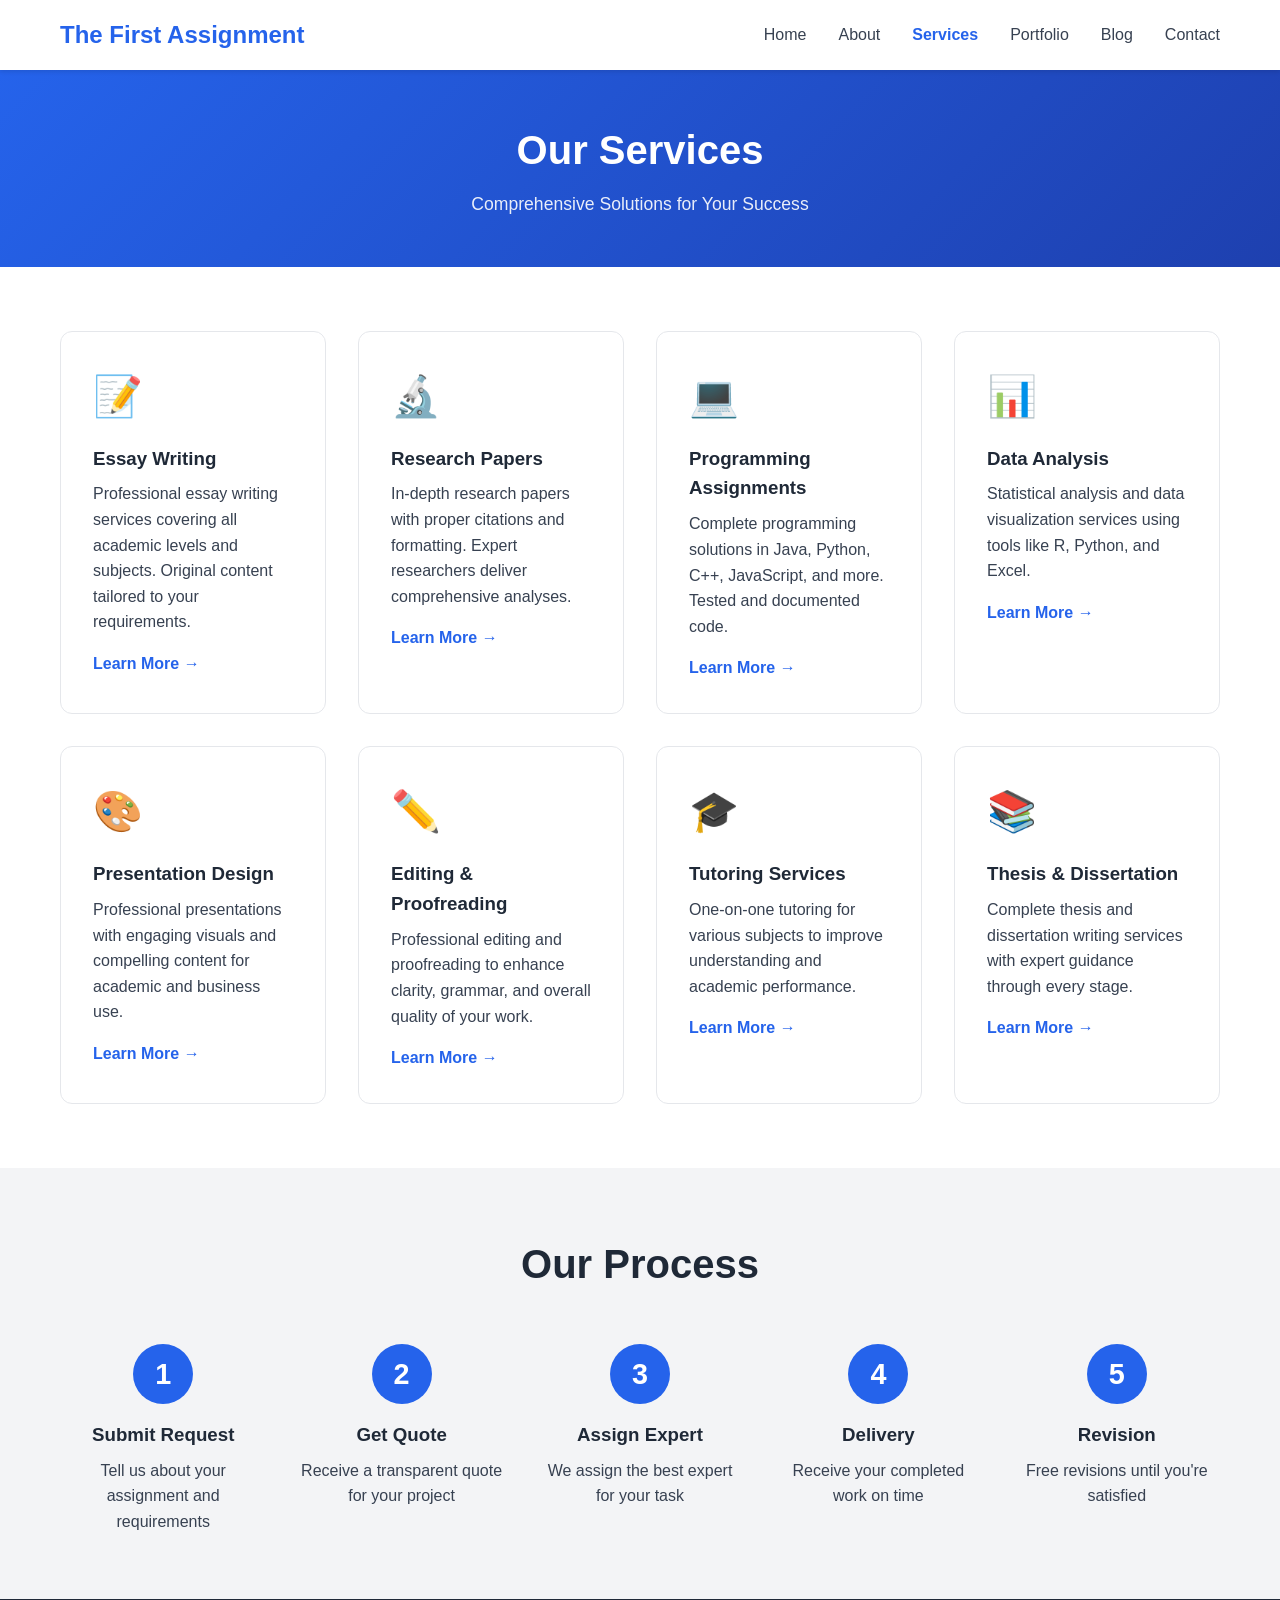
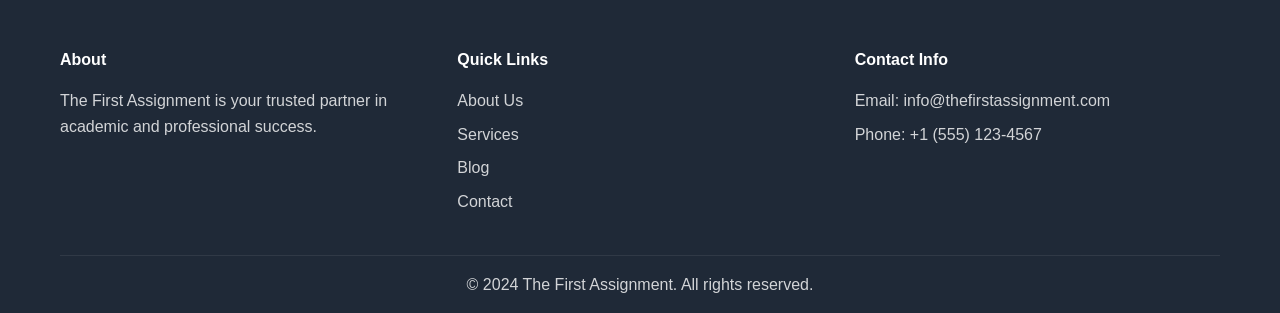
<file: services.html>
<!DOCTYPE html>
<html lang="en">
<head>
    <meta charset="UTF-8">
    <meta name="viewport" content="width=device-width, initial-scale=1.0">
    <title>Services - The First Assignment</title>
    <link rel="stylesheet" href="styles.css">
</head>
<body>
    <!-- Navigation -->
    <nav class="navbar">
        <div class="container">
            <div class="logo">
                <a href="index.html">The First Assignment</a>
            </div>
            <ul class="nav-links">
                <li><a href="index.html">Home</a></li>
                <li><a href="about.html">About</a></li>
                <li><a href="services.html" class="active">Services</a></li>
                <li><a href="portfolio.html">Portfolio</a></li>
                <li><a href="blog.html">Blog</a></li>
                <li><a href="contact.html">Contact</a></li>
            </ul>
        </div>
    </nav>

    <!-- Page Header -->
    <header class="page-header">
        <div class="container">
            <h1>Our Services</h1>
            <p>Comprehensive Solutions for Your Success</p>
        </div>
    </header>

    <!-- Services Section -->
    <section class="services-section">
        <div class="container">
            <div class="services-grid">
                <div class="service-card">
                    <div class="service-icon">📝</div>
                    <h3>Essay Writing</h3>
                    <p>Professional essay writing services covering all academic levels and subjects. Original content tailored to your requirements.</p>
                    <a href="contact.html" class="service-link">Learn More →</a>
                </div>

                <div class="service-card">
                    <div class="service-icon">🔬</div>
                    <h3>Research Papers</h3>
                    <p>In-depth research papers with proper citations and formatting. Expert researchers deliver comprehensive analyses.</p>
                    <a href="contact.html" class="service-link">Learn More →</a>
                </div>

                <div class="service-card">
                    <div class="service-icon">💻</div>
                    <h3>Programming Assignments</h3>
                    <p>Complete programming solutions in Java, Python, C++, JavaScript, and more. Tested and documented code.</p>
                    <a href="contact.html" class="service-link">Learn More →</a>
                </div>

                <div class="service-card">
                    <div class="service-icon">📊</div>
                    <h3>Data Analysis</h3>
                    <p>Statistical analysis and data visualization services using tools like R, Python, and Excel.</p>
                    <a href="contact.html" class="service-link">Learn More →</a>
                </div>

                <div class="service-card">
                    <div class="service-icon">🎨</div>
                    <h3>Presentation Design</h3>
                    <p>Professional presentations with engaging visuals and compelling content for academic and business use.</p>
                    <a href="contact.html" class="service-link">Learn More →</a>
                </div>

                <div class="service-card">
                    <div class="service-icon">✏️</div>
                    <h3>Editing & Proofreading</h3>
                    <p>Professional editing and proofreading to enhance clarity, grammar, and overall quality of your work.</p>
                    <a href="contact.html" class="service-link">Learn More →</a>
                </div>

                <div class="service-card">
                    <div class="service-icon">🎓</div>
                    <h3>Tutoring Services</h3>
                    <p>One-on-one tutoring for various subjects to improve understanding and academic performance.</p>
                    <a href="contact.html" class="service-link">Learn More →</a>
                </div>

                <div class="service-card">
                    <div class="service-icon">📚</div>
                    <h3>Thesis & Dissertation</h3>
                    <p>Complete thesis and dissertation writing services with expert guidance through every stage.</p>
                    <a href="contact.html" class="service-link">Learn More →</a>
                </div>
            </div>
        </div>
    </section>

    <!-- Process Section -->
    <section class="process-section">
        <div class="container">
            <h2>Our Process</h2>
            <div class="process-steps">
                <div class="step">
                    <div class="step-number">1</div>
                    <h3>Submit Request</h3>
                    <p>Tell us about your assignment and requirements</p>
                </div>
                <div class="step">
                    <div class="step-number">2</div>
                    <h3>Get Quote</h3>
                    <p>Receive a transparent quote for your project</p>
                </div>
                <div class="step">
                    <div class="step-number">3</div>
                    <h3>Assign Expert</h3>
                    <p>We assign the best expert for your task</p>
                </div>
                <div class="step">
                    <div class="step-number">4</div>
                    <h3>Delivery</h3>
                    <p>Receive your completed work on time</p>
                </div>
                <div class="step">
                    <div class="step-number">5</div>
                    <h3>Revision</h3>
                    <p>Free revisions until you're satisfied</p>
                </div>
            </div>
        </div>
    </section>

    <!-- Footer -->
    <footer class="footer">
        <div class="container">
            <div class="footer-content">
                <div class="footer-section">
                    <h4>About</h4>
                    <p>The First Assignment is your trusted partner in academic and professional success.</p>
                </div>
                <div class="footer-section">
                    <h4>Quick Links</h4>
                    <ul>
                        <li><a href="about.html">About Us</a></li>
                        <li><a href="services.html">Services</a></li>
                        <li><a href="blog.html">Blog</a></li>
                        <li><a href="contact.html">Contact</a></li>
                    </ul>
                </div>
                <div class="footer-section">
                    <h4>Contact Info</h4>
                    <p>Email: info@thefirstassignment.com</p>
                    <p>Phone: +1 (555) 123-4567</p>
                </div>
            </div>
            <div class="footer-bottom">
                <p>&copy; 2024 The First Assignment. All rights reserved.</p>
            </div>
        </div>
    </footer>

    <script src="script.js"></script>
</body>
</html>
</file>
<file: styles.css>
* {
    margin: 0;
    padding: 0;
    box-sizing: border-box;
}

:root {
    --primary-color: #2563eb;
    --secondary-color: #1e40af;
    --accent-color: #f59e0b;
    --dark-color: #1f2937;
    --light-color: #f3f4f6;
    --text-color: #374151;
    --border-color: #e5e7eb;
}

body {
    font-family: 'Segoe UI', Tahoma, Geneva, Verdana, sans-serif;
    line-height: 1.6;
    color: var(--text-color);
}

.container {
    max-width: 1200px;
    margin: 0 auto;
    padding: 0 20px;
}

/* Navigation */
.navbar {
    background-color: white;
    box-shadow: 0 2px 4px rgba(0, 0, 0, 0.1);
    position: sticky;
    top: 0;
    z-index: 100;
}

.navbar .container {
    display: flex;
    justify-content: space-between;
    align-items: center;
    padding: 1rem 20px;
}

.logo a {
    font-size: 1.5rem;
    font-weight: bold;
    color: var(--primary-color);
    text-decoration: none;
}

.nav-links {
    display: flex;
    list-style: none;
    gap: 2rem;
}

.nav-links a {
    color: var(--text-color);
    text-decoration: none;
    transition: color 0.3s ease;
}

.nav-links a:hover,
.nav-links a.active {
    color: var(--primary-color);
    font-weight: 600;
}

/* Hero Section */
.hero {
    background: linear-gradient(135deg, var(--primary-color) 0%, var(--secondary-color) 100%);
    color: white;
    padding: 6rem 20px;
    text-align: center;
}

.hero-content h1 {
    font-size: 3.5rem;
    margin-bottom: 1rem;
    font-weight: 700;
}

.hero-content p {
    font-size: 1.3rem;
    margin-bottom: 2rem;
    opacity: 0.95;
}

.btn {
    display: inline-block;
    padding: 0.75rem 2rem;
    border-radius: 0.5rem;
    text-decoration: none;
    font-weight: 600;
    transition: all 0.3s ease;
    border: none;
    cursor: pointer;
    margin-right: 1rem;
}

.btn-primary {
    background-color: var(--accent-color);
    color: white;
}

.btn-primary:hover {
    background-color: #d97706;
    transform: translateY(-2px);
    box-shadow: 0 4px 12px rgba(245, 158, 11, 0.3);
}

.btn-secondary {
    background-color: white;
    color: var(--primary-color);
    border: 2px solid white;
}

.btn-secondary:hover {
    background-color: var(--light-color);
    transform: translateY(-2px);
}

/* Features Section */
.features {
    padding: 4rem 20px;
    background-color: var(--light-color);
}

.features h2 {
    text-align: center;
    font-size: 2.5rem;
    margin-bottom: 3rem;
    color: var(--dark-color);
}

.features-grid {
    display: grid;
    grid-template-columns: repeat(auto-fit, minmax(250px, 1fr));
    gap: 2rem;
}

.feature-card {
    background: white;
    padding: 2rem;
    border-radius: 0.75rem;
    box-shadow: 0 2px 8px rgba(0, 0, 0, 0.1);
    text-align: center;
    transition: transform 0.3s ease, box-shadow 0.3s ease;
}

.feature-card:hover {
    transform: translateY(-5px);
    box-shadow: 0 8px 16px rgba(0, 0, 0, 0.15);
}

.feature-icon {
    font-size: 3rem;
    margin-bottom: 1rem;
}

.feature-card h3 {
    font-size: 1.25rem;
    margin-bottom: 0.5rem;
    color: var(--dark-color);
}

.feature-card p {
    color: var(--text-color);
}

/* Services Preview Section */
.services-preview {
    padding: 4rem 20px;
    background-color: white;
}

.services-preview h2 {
    text-align: center;
    font-size: 2.5rem;
    margin-bottom: 3rem;
    color: var(--dark-color);
}

.services-preview-grid {
    display: grid;
    grid-template-columns: repeat(auto-fit, minmax(200px, 1fr));
    gap: 2rem;
    margin-bottom: 2rem;
}

.service-preview-card {
    background: var(--light-color);
    padding: 2rem;
    border-radius: 0.75rem;
    text-align: center;
    transition: transform 0.3s ease;
}

.service-preview-card:hover {
    transform: scale(1.05);
}

.service-preview-icon {
    font-size: 2.5rem;
    margin-bottom: 1rem;
}

.service-preview-card h3 {
    color: var(--dark-color);
    margin-bottom: 0.5rem;
}

.services-preview .btn {
    display: block;
    margin: 0 auto;
}

/* Statistics Section */
.stats {
    padding: 4rem 20px;
    background: linear-gradient(135deg, var(--primary-color) 0%, var(--secondary-color) 100%);
    color: white;
}

.stats-grid {
    display: grid;
    grid-template-columns: repeat(auto-fit, minmax(200px, 1fr));
    gap: 2rem;
}

.stat-card {
    text-align: center;
}

.stat-card h3 {
    font-size: 2.5rem;
    margin-bottom: 0.5rem;
}

.stat-card p {
    font-size: 1.1rem;
    opacity: 0.9;
}

/* Testimonials Section */
.testimonials {
    padding: 4rem 20px;
    background-color: var(--light-color);
}

.testimonials h2 {
    text-align: center;
    font-size: 2.5rem;
    margin-bottom: 3rem;
    color: var(--dark-color);
}

.testimonials-grid {
    display: grid;
    grid-template-columns: repeat(auto-fit, minmax(300px, 1fr));
    gap: 2rem;
}

.testimonial-card {
    background: white;
    padding: 2rem;
    border-radius: 0.75rem;
    box-shadow: 0 2px 8px rgba(0, 0, 0, 0.1);
}

.stars {
    margin-bottom: 1rem;
    font-size: 1.2rem;
}

.testimonial-card p {
    margin-bottom: 1rem;
    font-style: italic;
}

.testimonial-card h4 {
    color: var(--primary-color);
}

/* How It Works Section */
.how-it-works {
    padding: 4rem 20px;
    background-color: white;
}

.how-it-works h2 {
    text-align: center;
    font-size: 2.5rem;
    margin-bottom: 3rem;
    color: var(--dark-color);
}

.process-grid {
    display: grid;
    grid-template-columns: repeat(auto-fit, minmax(200px, 1fr));
    gap: 2rem;
}

.process-card {
    background: var(--light-color);
    padding: 2rem;
    border-radius: 0.75rem;
    text-align: center;
    position: relative;
}

.process-number {
    width: 50px;
    height: 50px;
    background-color: var(--primary-color);
    color: white;
    border-radius: 50%;
    display: flex;
    align-items: center;
    justify-content: center;
    font-weight: bold;
    font-size: 1.5rem;
    margin: 0 auto 1rem;
}

.process-card h3 {
    color: var(--dark-color);
    margin-bottom: 0.5rem;
}

/* CTA Section */
.cta {
    background: linear-gradient(135deg, var(--primary-color) 0%, var(--secondary-color) 100%);
    color: white;
    padding: 4rem 20px;
    text-align: center;
}

.cta h2 {
    font-size: 2.5rem;
    margin-bottom: 1rem;
}

.cta p {
    font-size: 1.2rem;
    margin-bottom: 2rem;
}

/* Page Header */
.page-header {
    background: linear-gradient(135deg, var(--primary-color) 0%, var(--secondary-color) 100%);
    color: white;
    padding: 3rem 20px;
    text-align: center;
}

.page-header h1 {
    font-size: 2.5rem;
    margin-bottom: 0.5rem;
}

.page-header p {
    font-size: 1.1rem;
    opacity: 0.9;
}

/* About Section */
.about-section {
    padding: 4rem 20px;
}

.about-content h2 {
    font-size: 2rem;
    color: var(--dark-color);
    margin-top: 2rem;
    margin-bottom: 1rem;
}

.about-content p {
    line-height: 1.8;
    margin-bottom: 1.5rem;
}

.values-list {
    list-style: none;
    margin: 2rem 0;
}

.values-list li {
    padding: 0.75rem 0;
    padding-left: 2rem;
    position: relative;
}

.values-list li:before {
    content: "✓";
    position: absolute;
    left: 0;
    color: var(--primary-color);
    font-weight: bold;
}

/* Team Section */
.team-section {
    padding: 4rem 20px;
    background-color: var(--light-color);
}

.team-section h2 {
    text-align: center;
    font-size: 2.5rem;
    margin-bottom: 3rem;
    color: var(--dark-color);
}

.team-grid {
    display: grid;
    grid-template-columns: repeat(auto-fit, minmax(200px, 1fr));
    gap: 2rem;
}

.team-member {
    background: white;
    padding: 2rem;
    border-radius: 0.75rem;
    text-align: center;
    box-shadow: 0 2px 8px rgba(0, 0, 0, 0.1);
}

.member-image {
    font-size: 4rem;
    margin-bottom: 1rem;
}

.team-member h3 {
    color: var(--dark-color);
    margin-bottom: 0.5rem;
}

.team-member p {
    color: var(--primary-color);
}

/* Portfolio Section */
.portfolio-section {
    padding: 4rem 20px;
}

.portfolio-grid {
    display: grid;
    grid-template-columns: repeat(auto-fit, minmax(250px, 1fr));
    gap: 2rem;
}

.portfolio-item {
    background: white;
    border: 1px solid var(--border-color);
    border-radius: 0.75rem;
    padding: 2rem;
    transition: transform 0.3s ease, box-shadow 0.3s ease;
}

.portfolio-item:hover {
    transform: translateY(-5px);
    box-shadow: 0 8px 16px rgba(0, 0, 0, 0.15);
}

.portfolio-image {
    font-size: 3rem;
    margin-bottom: 1rem;
}

.portfolio-item h3 {
    color: var(--dark-color);
    margin-bottom: 0.5rem;
}

.tag {
    display: inline-block;
    background-color: var(--primary-color);
    color: white;
    padding: 0.25rem 0.75rem;
    border-radius: 2rem;
    font-size: 0.85rem;
    margin-top: 1rem;
}

/* Services Section */
.services-section {
    padding: 4rem 20px;
}

.services-section h2 {
    text-align: center;
    font-size: 2.5rem;
    margin-bottom: 3rem;
    color: var(--dark-color);
}

.services-grid {
    display: grid;
    grid-template-columns: repeat(auto-fit, minmax(250px, 1fr));
    gap: 2rem;
}

.service-card {
    background: white;
    border: 1px solid var(--border-color);
    padding: 2rem;
    border-radius: 0.75rem;
    transition: transform 0.3s ease, box-shadow 0.3s ease;
}

.service-card:hover {
    transform: translateY(-5px);
    box-shadow: 0 8px 16px rgba(0, 0, 0, 0.15);
}

.service-icon {
    font-size: 2.5rem;
    margin-bottom: 1rem;
}

.service-card h3 {
    color: var(--dark-color);
    margin-bottom: 0.5rem;
}

.service-link {
    color: var(--primary-color);
    text-decoration: none;
    font-weight: 600;
    display: inline-block;
    margin-top: 1rem;
    transition: color 0.3s ease;
}

.service-link:hover {
    color: var(--secondary-color);
}

/* Process Section */
.process-section {
    padding: 4rem 20px;
    background-color: var(--light-color);
}

.process-section h2 {
    text-align: center;
    font-size: 2.5rem;
    margin-bottom: 3rem;
    color: var(--dark-color);
}

.process-steps {
    display: grid;
    grid-template-columns: repeat(auto-fit, minmax(180px, 1fr));
    gap: 2rem;
}

.step {
    text-align: center;
}

.step-number {
    width: 60px;
    height: 60px;
    background-color: var(--primary-color);
    color: white;
    border-radius: 50%;
    display: flex;
    align-items: center;
    justify-content: center;
    font-weight: bold;
    font-size: 1.8rem;
    margin: 0 auto 1rem;
}

.step h3 {
    color: var(--dark-color);
    margin-bottom: 0.5rem;
}

/* Contact Section */
.contact-section {
    padding: 4rem 20px;
}

.contact-wrapper {
    display: grid;
    grid-template-columns: 1fr 1fr;
    gap: 3rem;
}

.contact-form-container h2,
.contact-info-container h2 {
    font-size: 1.8rem;
    color: var(--dark-color);
    margin-bottom: 2rem;
}

.contact-form {
    background: var(--light-color);
    padding: 2rem;
    border-radius: 0.75rem;
}

.form-group {
    margin-bottom: 1.5rem;
}

.form-group label {
    display: block;
    margin-bottom: 0.5rem;
    color: var(--dark-color);
    font-weight: 600;
}

.form-group input,
.form-group textarea {
    width: 100%;
    padding: 0.75rem;
    border: 1px solid var(--border-color);
    border-radius: 0.5rem;
    font-family: inherit;
    font-size: 1rem;
}

.form-group input:focus,
.form-group textarea:focus {
    outline: none;
    border-color: var(--primary-color);
    box-shadow: 0 0 0 3px rgba(37, 99, 235, 0.1);
}

.contact-info-item {
    display: flex;
    gap: 1.5rem;
    margin-bottom: 2rem;
}

.contact-info-icon {
    font-size: 2rem;
}

.contact-info-text h4 {
    color: var(--dark-color);
    margin-bottom: 0.5rem;
}

.contact-info-text a {
    color: var(--primary-color);
    text-decoration: none;
}

.contact-info-text a:hover {
    text-decoration: underline;
}

.social-link {
    display: inline;
    margin: 0 0.25rem;
}

/* FAQ Section */
.faq-section {
    padding: 4rem 20px;
    background-color: var(--light-color);
}

.faq-section h2 {
    text-align: center;
    font-size: 2.5rem;
    margin-bottom: 3rem;
    color: var(--dark-color);
}

.faq-grid {
    display: grid;
    grid-template-columns: repeat(auto-fit, minmax(300px, 1fr));
    gap: 2rem;
}

.faq-item {
    background: white;
    padding: 2rem;
    border-radius: 0.75rem;
    box-shadow: 0 2px 8px rgba(0, 0, 0, 0.1);
}

.faq-item h3 {
    color: var(--dark-color);
    margin-bottom: 1rem;
}

/* Blog Section */
.blog-section {
    padding: 4rem 20px;
}

.blog-section h2 {
    text-align: center;
    font-size: 2.5rem;
    margin-bottom: 3rem;
    color: var(--dark-color);
}

.blog-grid {
    display: grid;
    grid-template-columns: repeat(auto-fit, minmax(300px, 1fr));
    gap: 2rem;
}

.blog-post {
    background: white;
    border: 1px solid var(--border-color);
    border-radius: 0.75rem;
    overflow: hidden;
    transition: transform 0.3s ease, box-shadow 0.3s ease;
}

.blog-post:hover {
    transform: translateY(-5px);
    box-shadow: 0 8px 16px rgba(0, 0, 0, 0.15);
}

.blog-image {
    font-size: 3rem;
    padding: 2rem;
    background-color: var(--light-color);
    text-align: center;
}

.blog-meta {
    display: flex;
    gap: 1rem;
    padding: 1rem 2rem 0;
    font-size: 0.9rem;
}

.blog-date {
    color: var(--text-color);
}

.blog-category {
    background-color: var(--primary-color);
    color: white;
    padding: 0.25rem 0.75rem;
    border-radius: 2rem;
    font-size: 0.8rem;
}

.blog-post h3 {
    padding: 0 2rem;
    color: var(--dark-color);
    margin: 1rem 0 0.5rem;
}

.blog-post p {
    padding: 0 2rem;
    margin-bottom: 1rem;
}

.read-more {
    display: inline-block;
    padding: 0 2rem 2rem;
    color: var(--primary-color);
    text-decoration: none;
    font-weight: 600;
    transition: color 0.3s ease;
}

.read-more:hover {
    color: var(--secondary-color);
}

/* Newsletter Section */
.newsletter {
    background: linear-gradient(135deg, var(--primary-color) 0%, var(--secondary-color) 100%);
    color: white;
    padding: 3rem 20px;
    text-align: center;
}

.newsletter h2 {
    font-size: 2rem;
    margin-bottom: 0.5rem;
}

.newsletter p {
    margin-bottom: 2rem;
    font-size: 1.1rem;
}

.newsletter-form {
    display: flex;
    gap: 1rem;
    max-width: 500px;
    margin: 0 auto;
    flex-wrap: wrap;
    justify-content: center;
}

.newsletter-form input {
    flex: 1;
    min-width: 250px;
    padding: 0.75rem 1rem;
    border: none;
    border-radius: 0.5rem;
}

/* Footer */
.footer {
    background-color: var(--dark-color);
    color: white;
    padding: 3rem 20px 1rem;
}

.footer-content {
    display: grid;
    grid-template-columns: repeat(auto-fit, minmax(250px, 1fr));
    gap: 2rem;
    margin-bottom: 2rem;
}

.footer-section h4 {
    margin-bottom: 1rem;
}

.footer-section p {
    margin-bottom: 0.5rem;
    opacity: 0.8;
}

.footer-section ul {
    list-style: none;
}

.footer-section ul li {
    margin-bottom: 0.5rem;
}

.footer-section a {
    color: white;
    text-decoration: none;
    transition: color 0.3s ease;
    opacity: 0.8;
}

.footer-section a:hover {
    color: var(--accent-color);
    opacity: 1;
}

.footer-bottom {
    border-top: 1px solid rgba(255, 255, 255, 0.1);
    padding-top: 1rem;
    text-align: center;
    opacity: 0.8;
}

/* Responsive Design */
@media (max-width: 768px) {
    .nav-links {
        gap: 1rem;
    }

    .hero-content h1 {
        font-size: 2rem;
    }

    .hero-content p {
        font-size: 1rem;
    }

    .contact-wrapper {
        grid-template-columns: 1fr;
    }

    .btn {
        margin-bottom: 1rem;
    }

    .features-grid,
    .services-grid,
    .portfolio-grid,
    .blog-grid,
    .testimonials-grid,
    .team-grid,
    .services-preview-grid {
        grid-template-columns: 1fr;
    }
}

@media (max-width: 480px) {
    .navbar .container {
        flex-direction: column;
        gap: 1rem;
    }

    .nav-links {
        flex-direction: column;
        gap: 0.5rem;
    }

    .hero-content h1 {
        font-size: 1.5rem;
    }

    .features h2,
    .services-preview h2,
    .team-section h2,
    .blog-section h2,
    .faq-section h2 {
        font-size: 1.8rem;
    }
}
</file>
